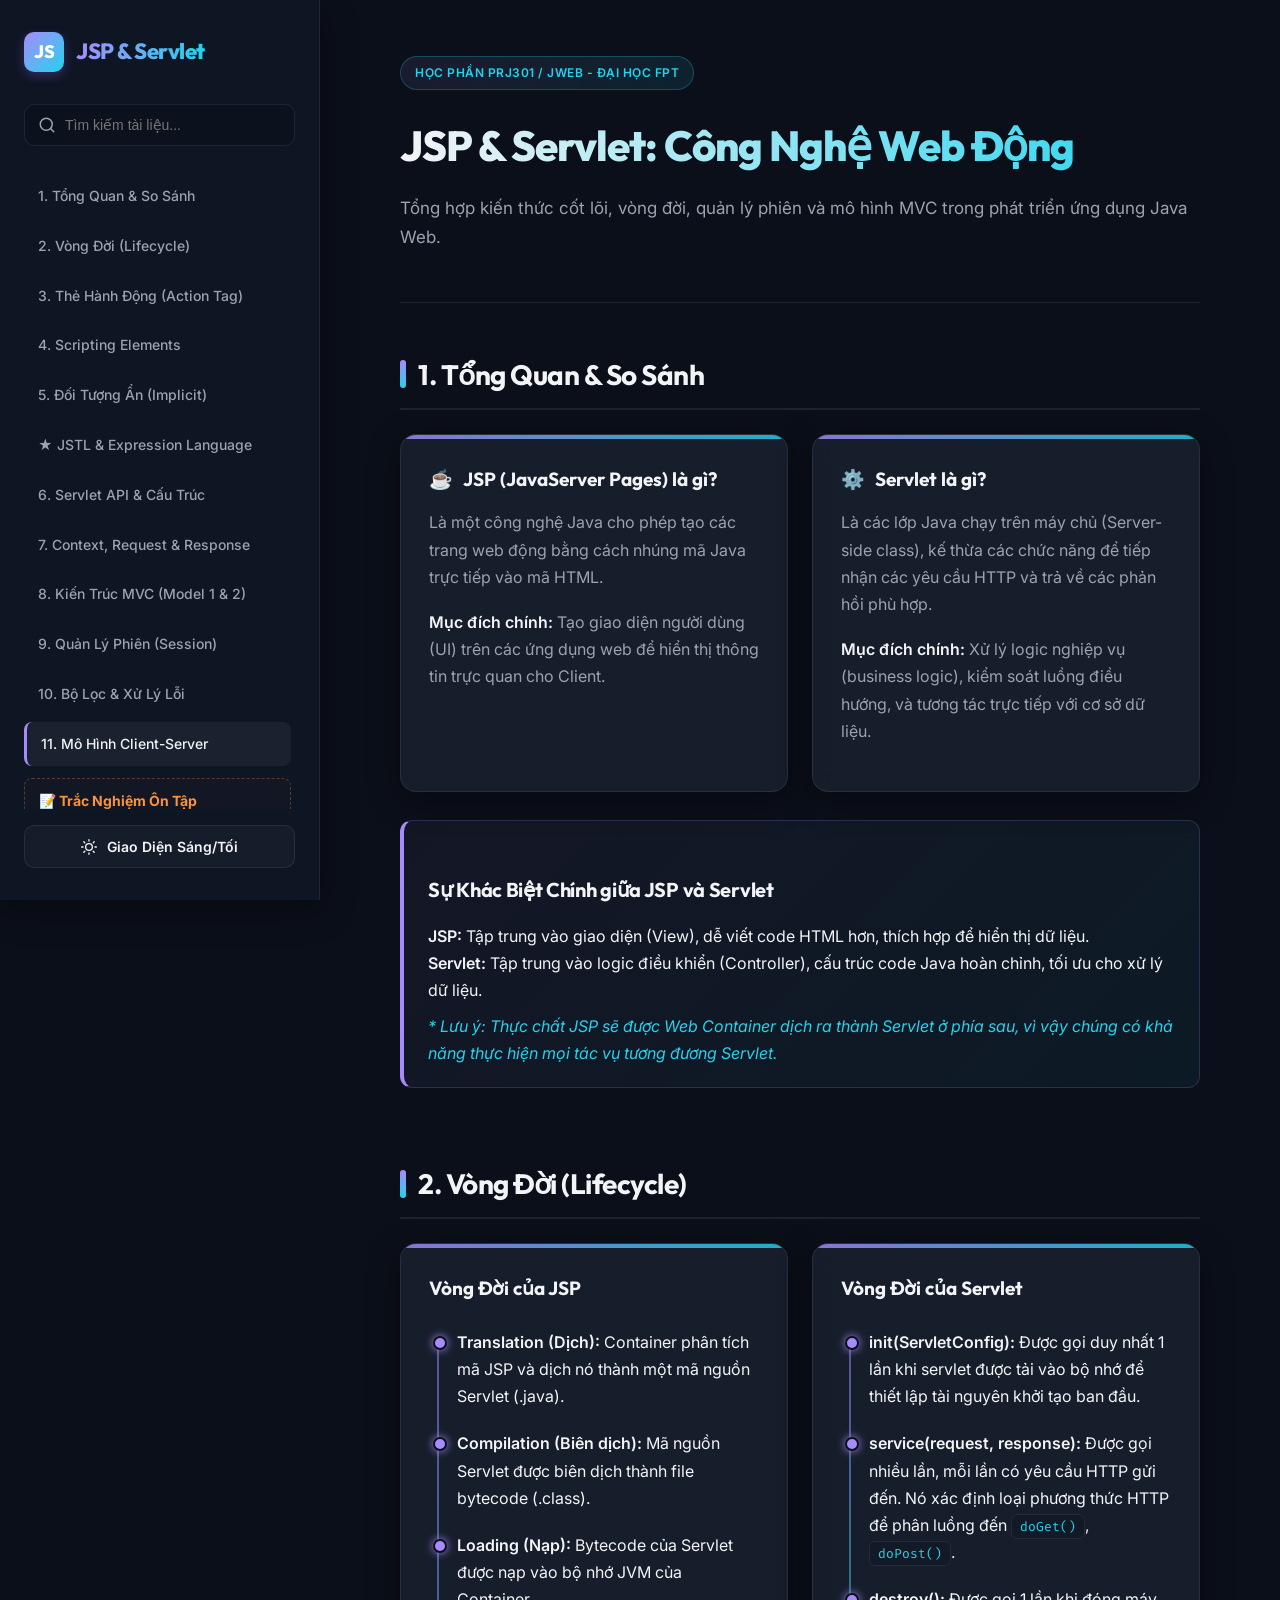
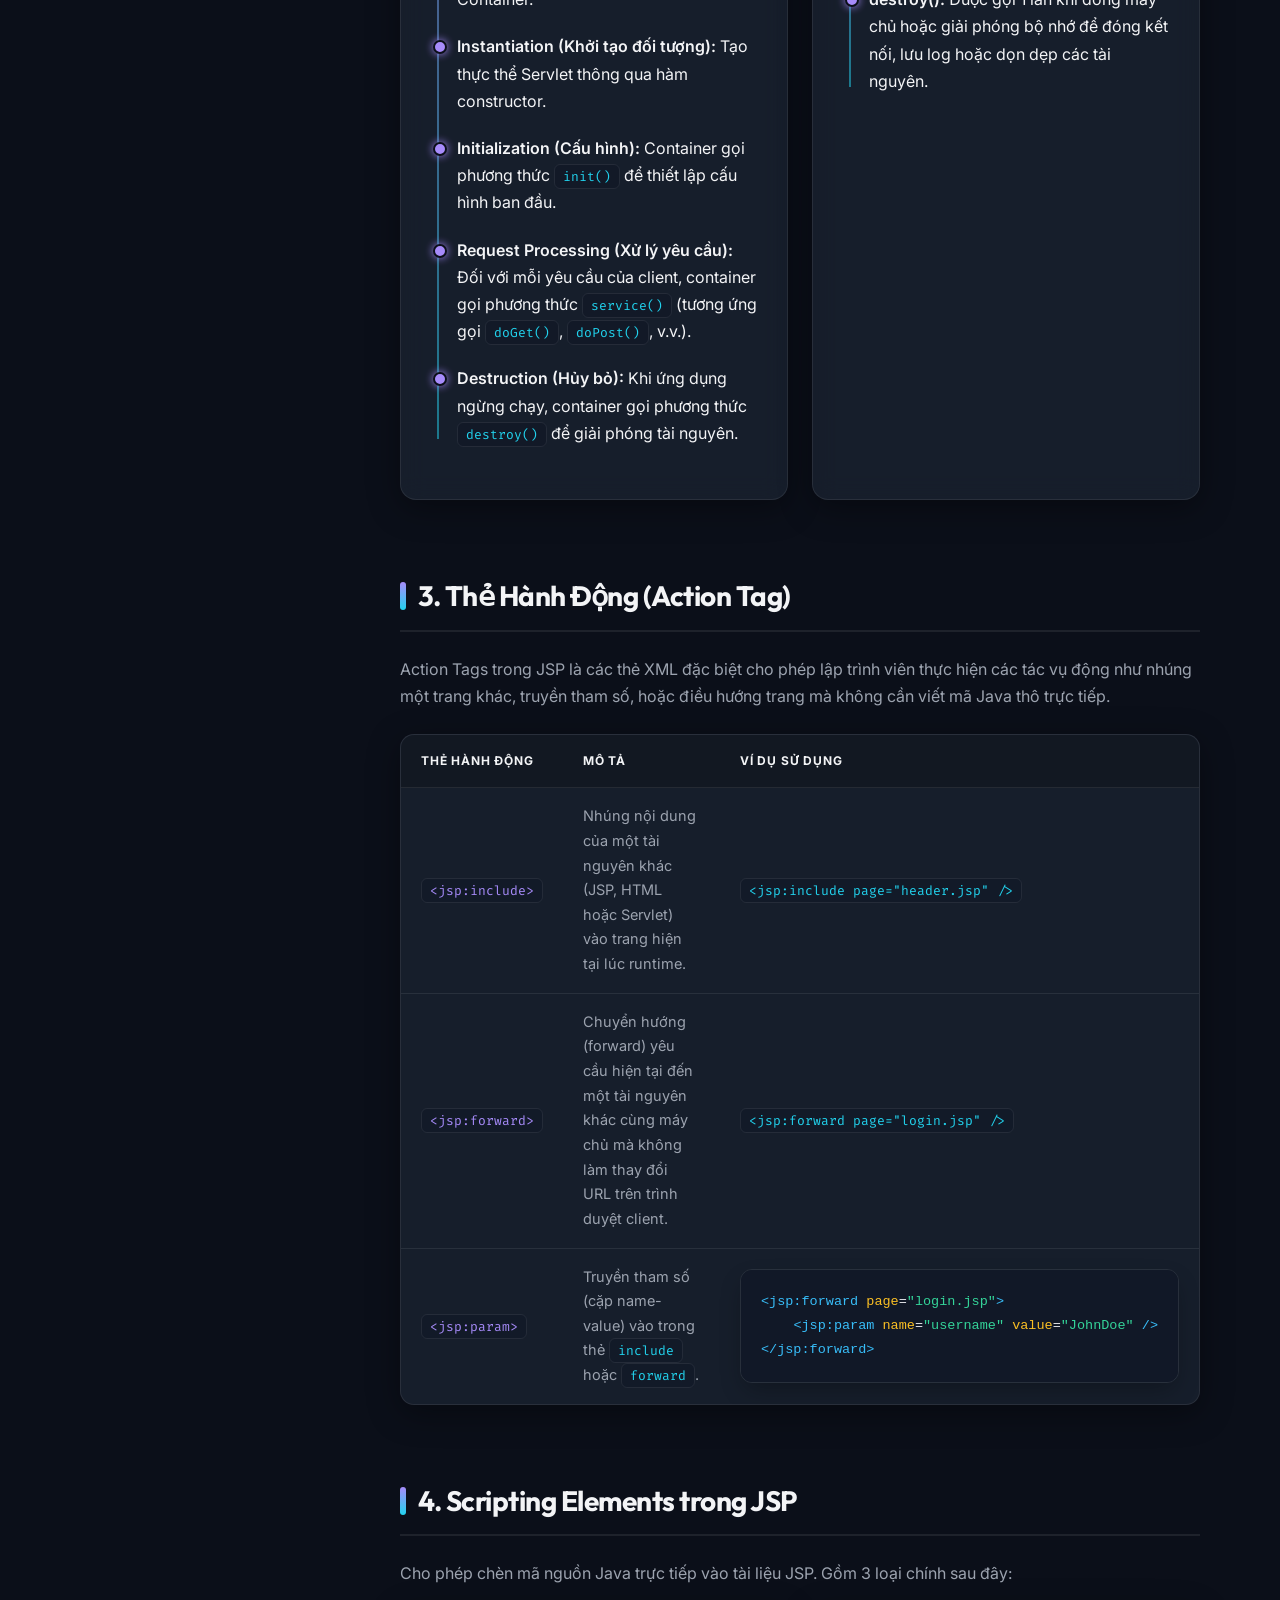
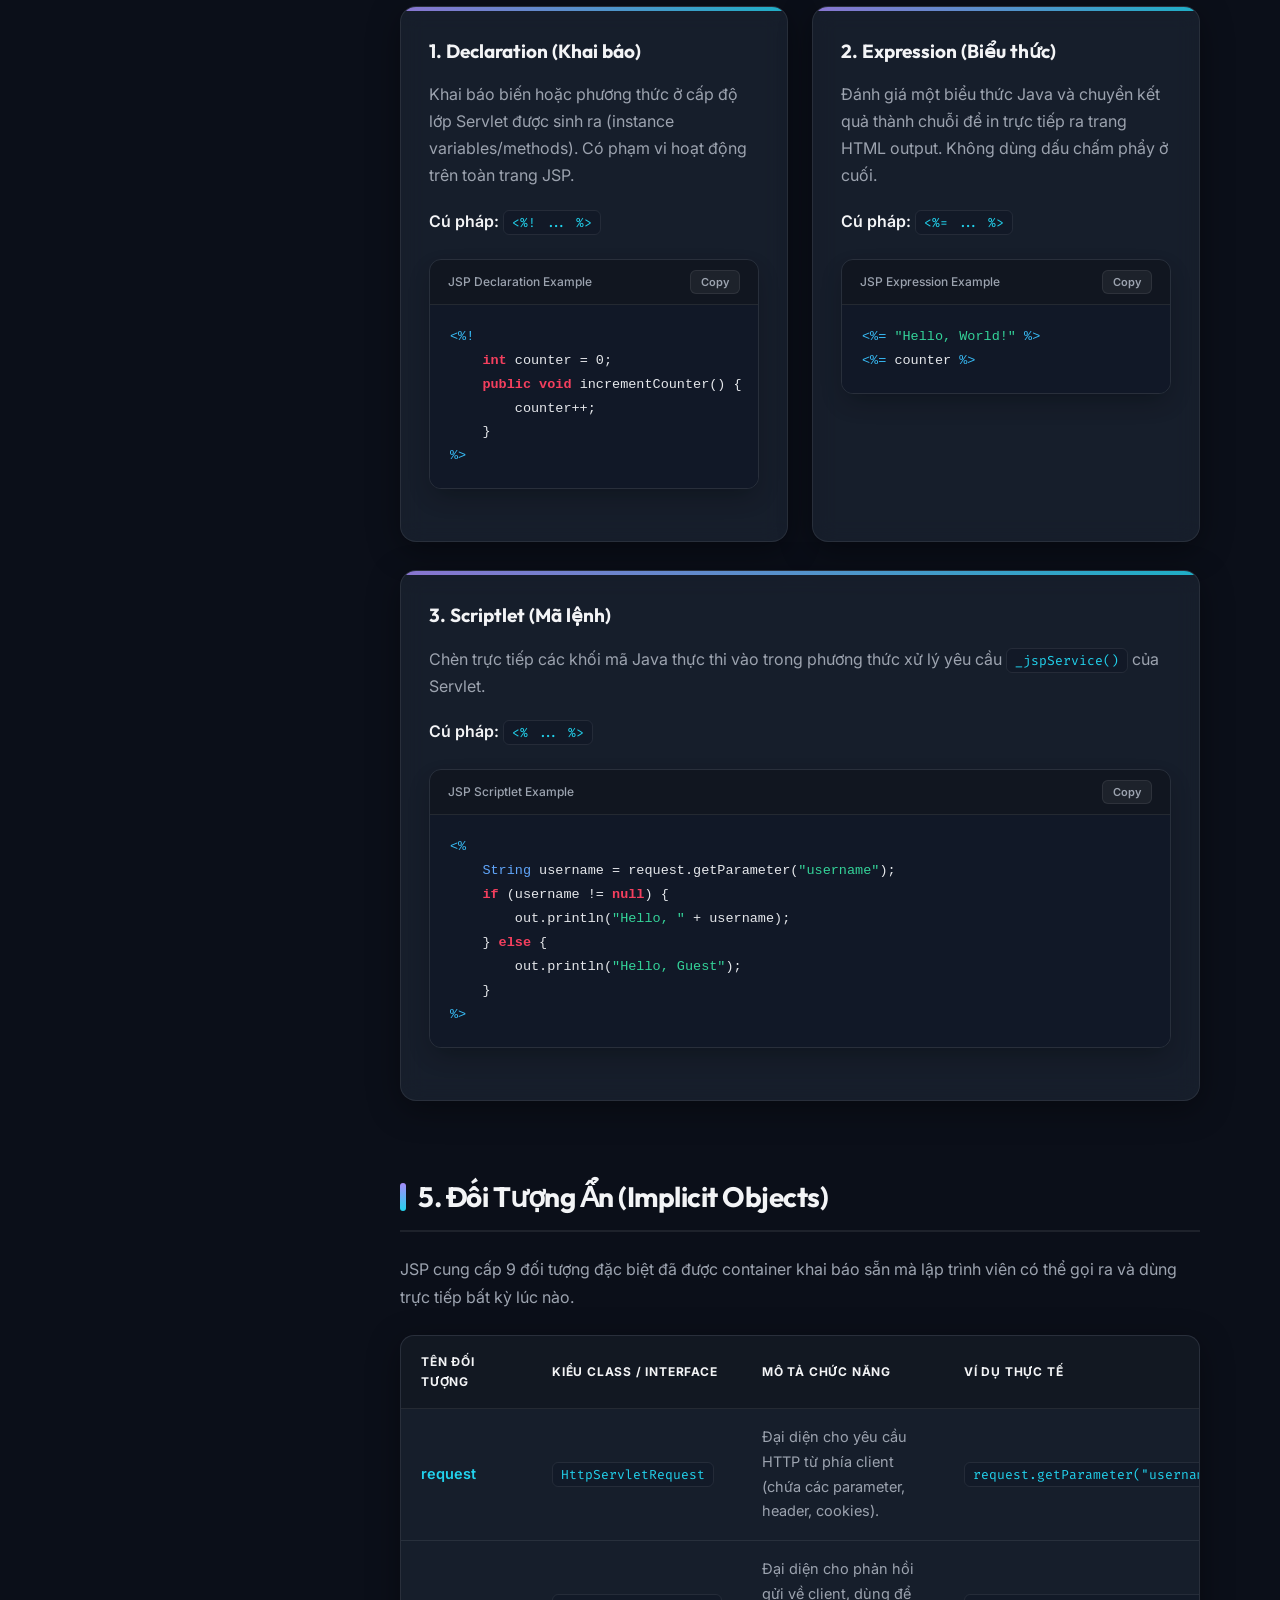
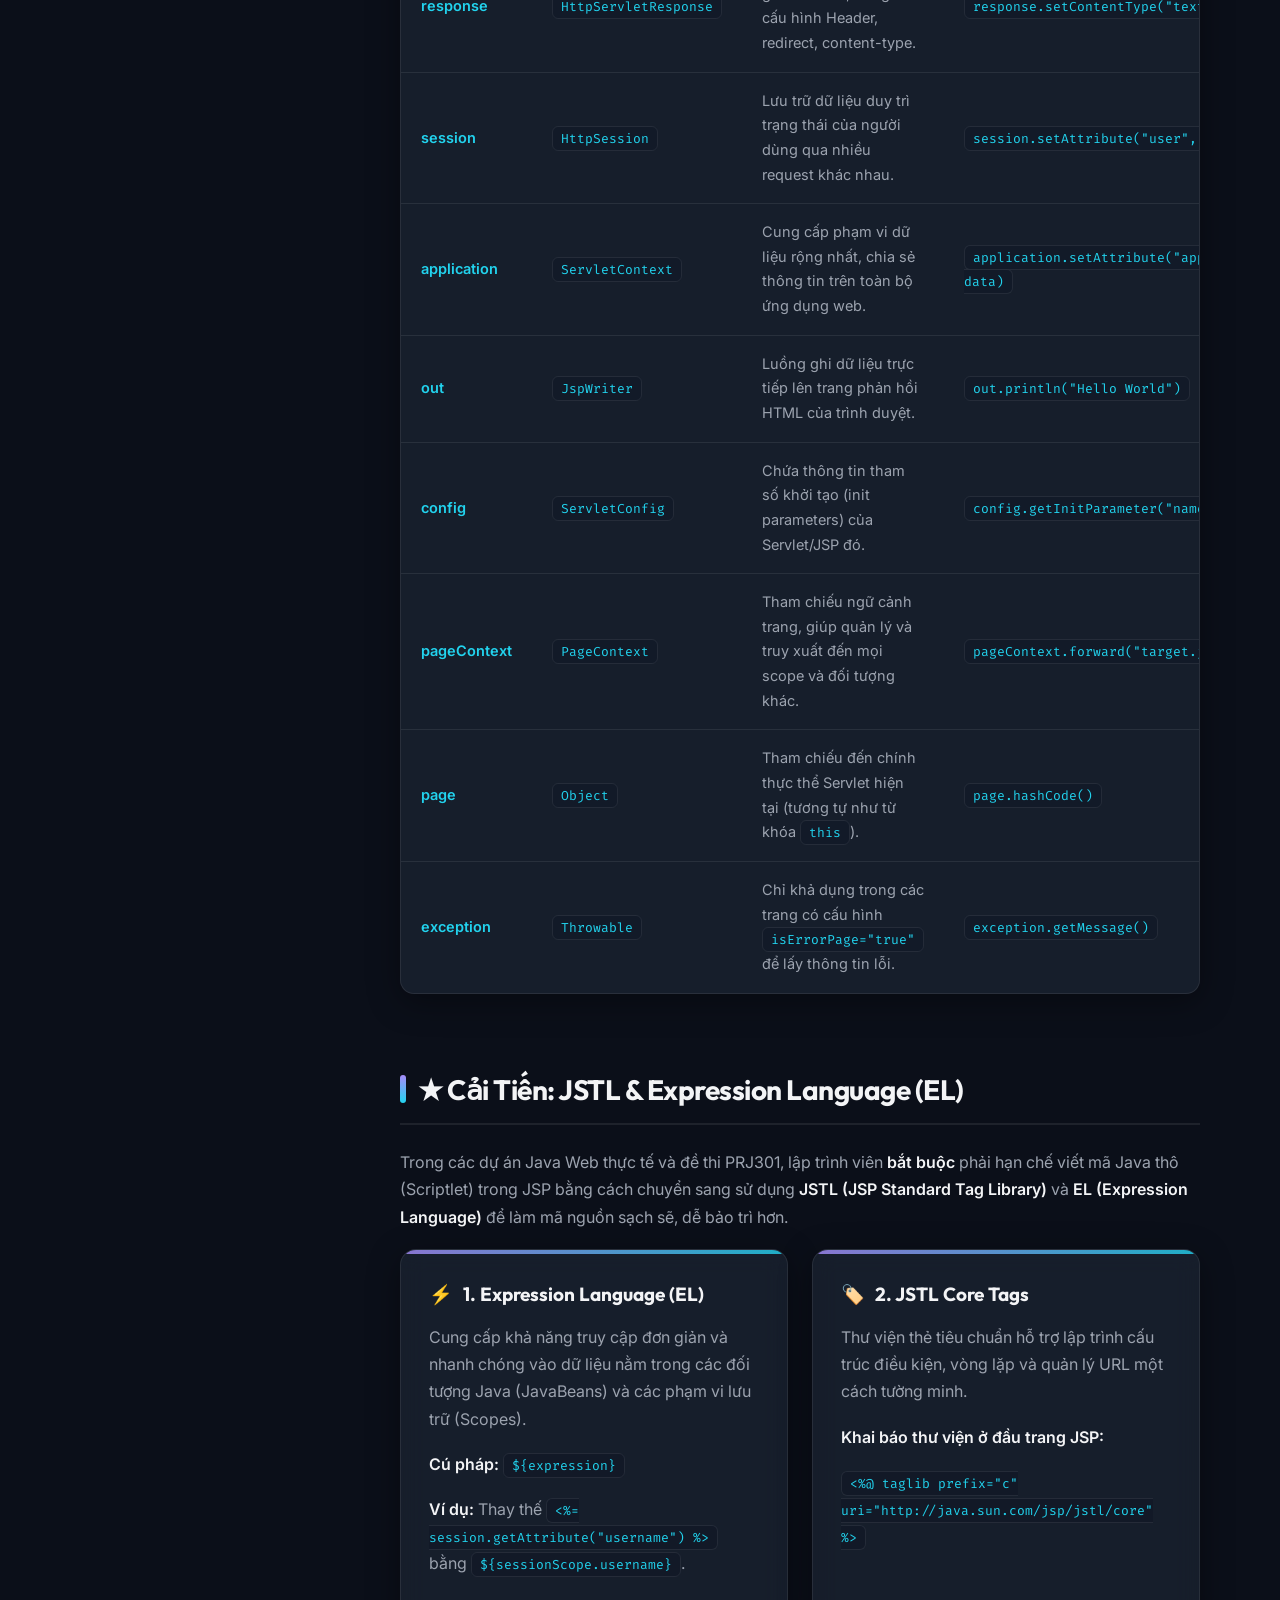
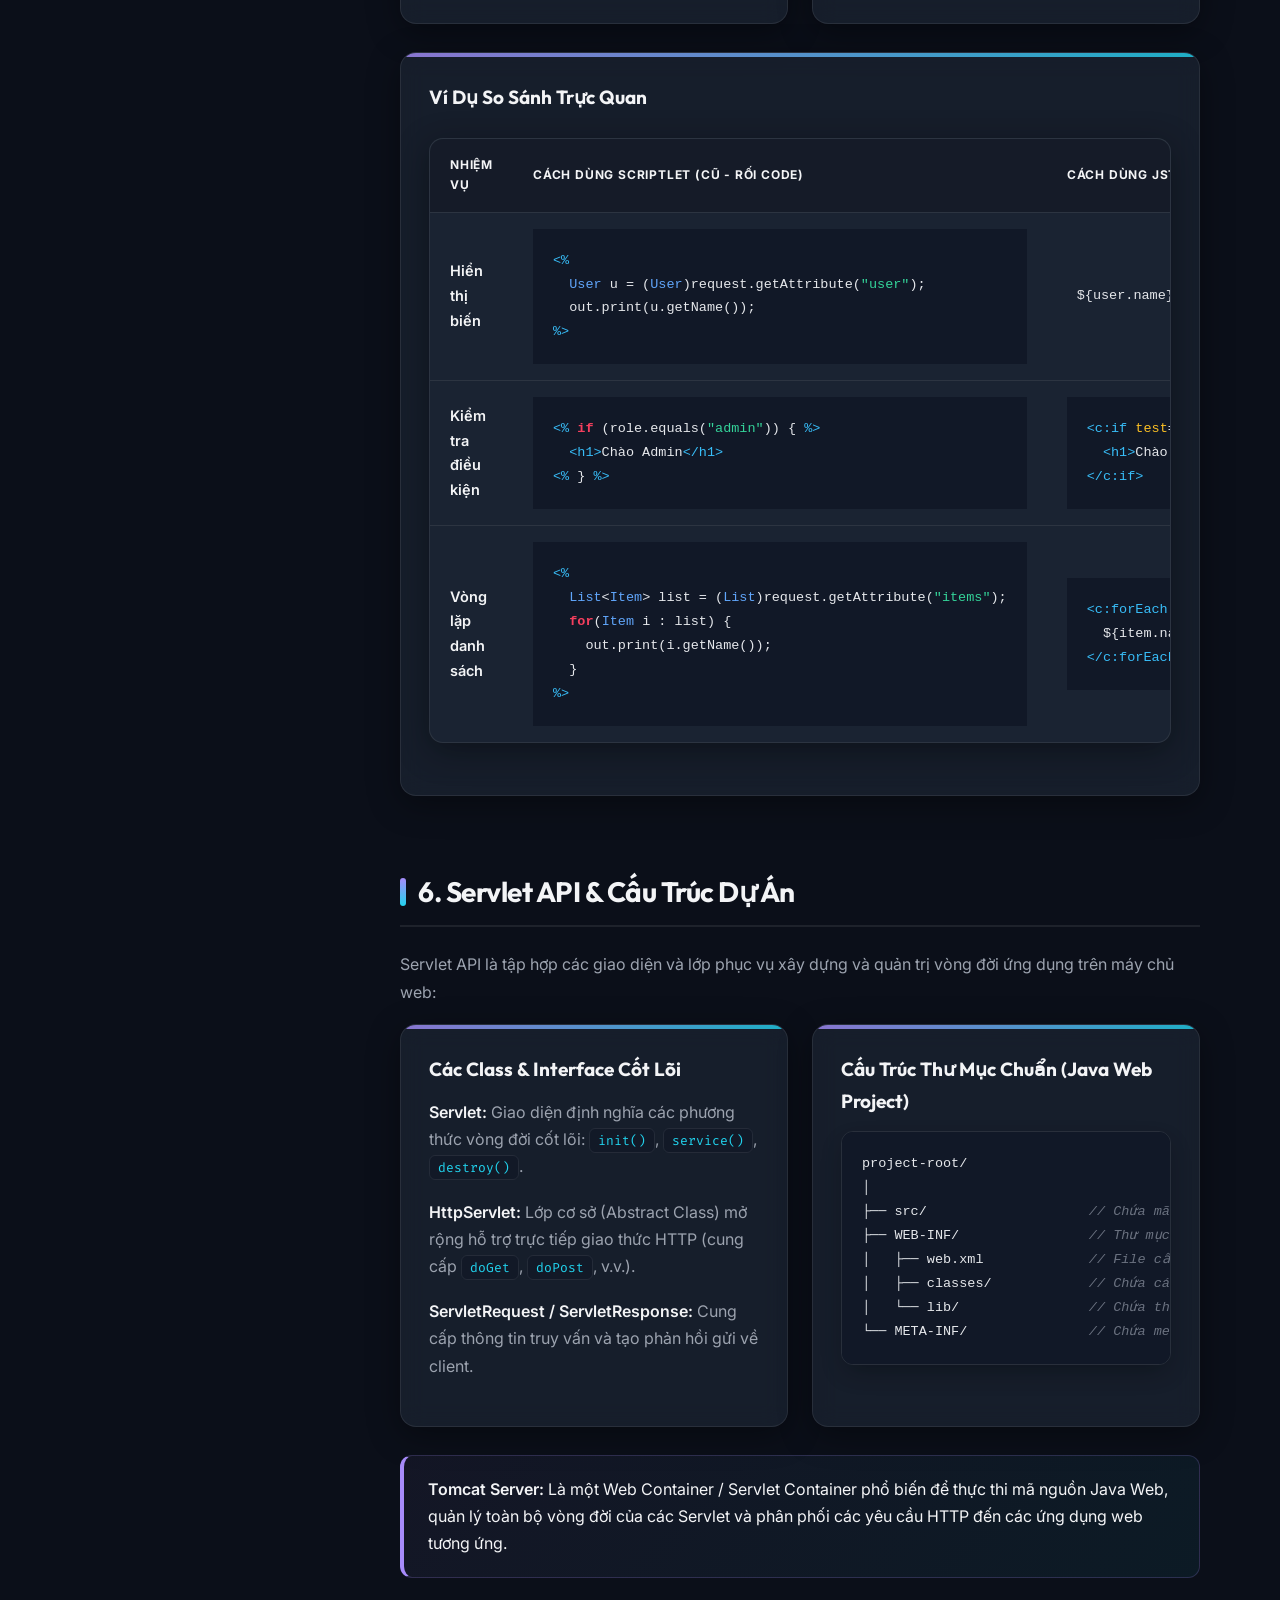
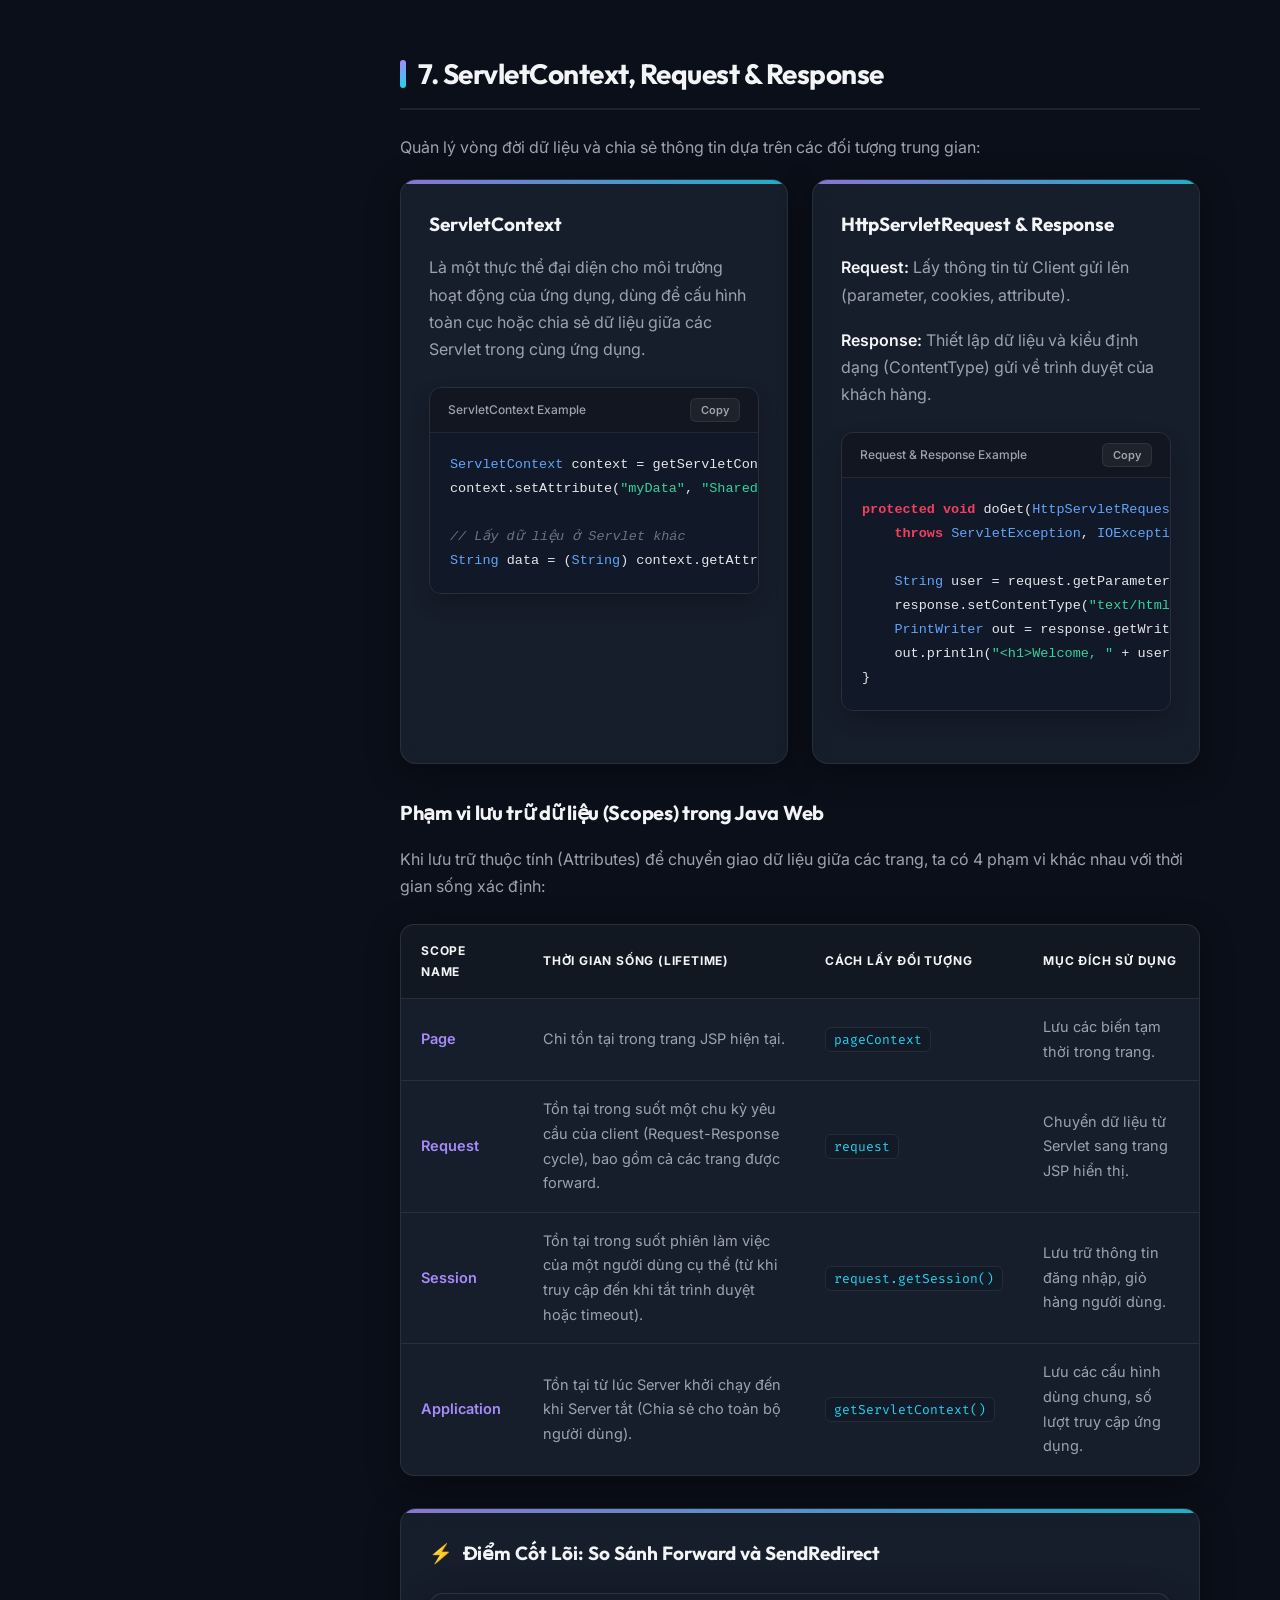
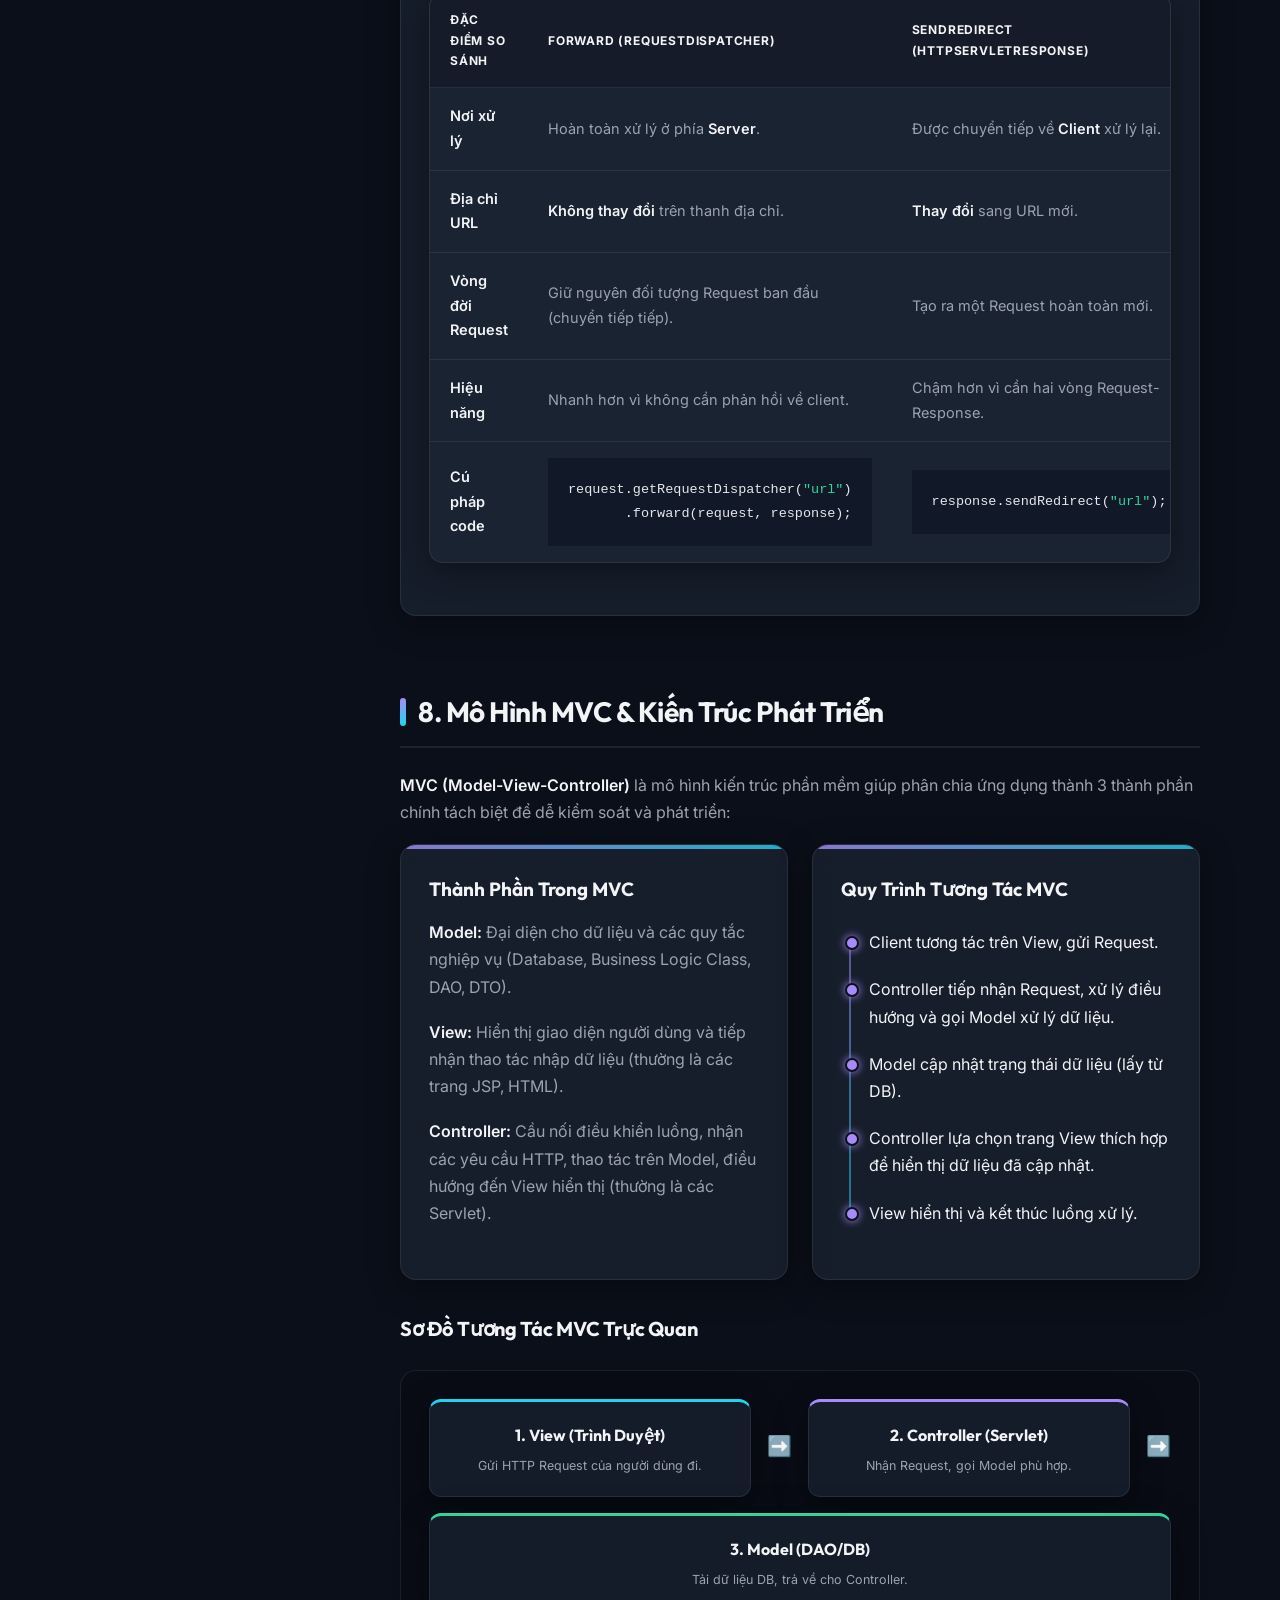
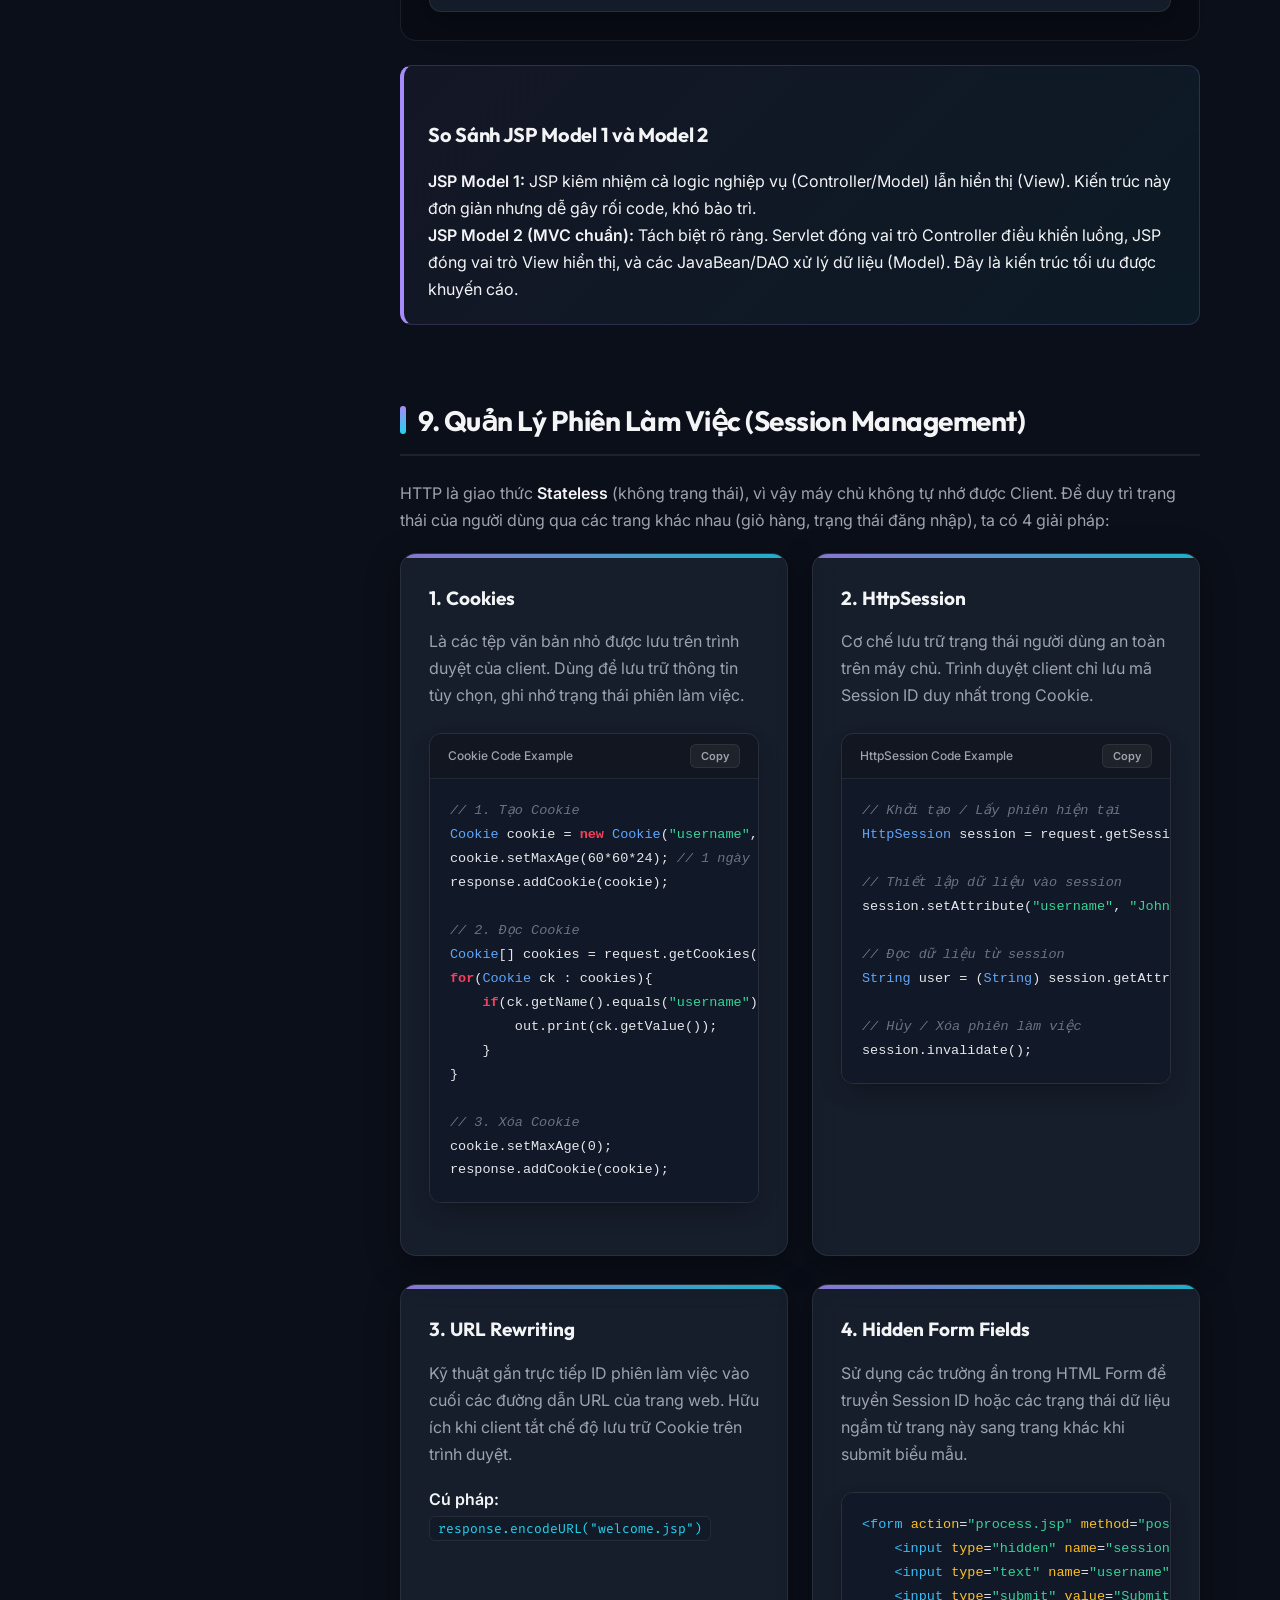
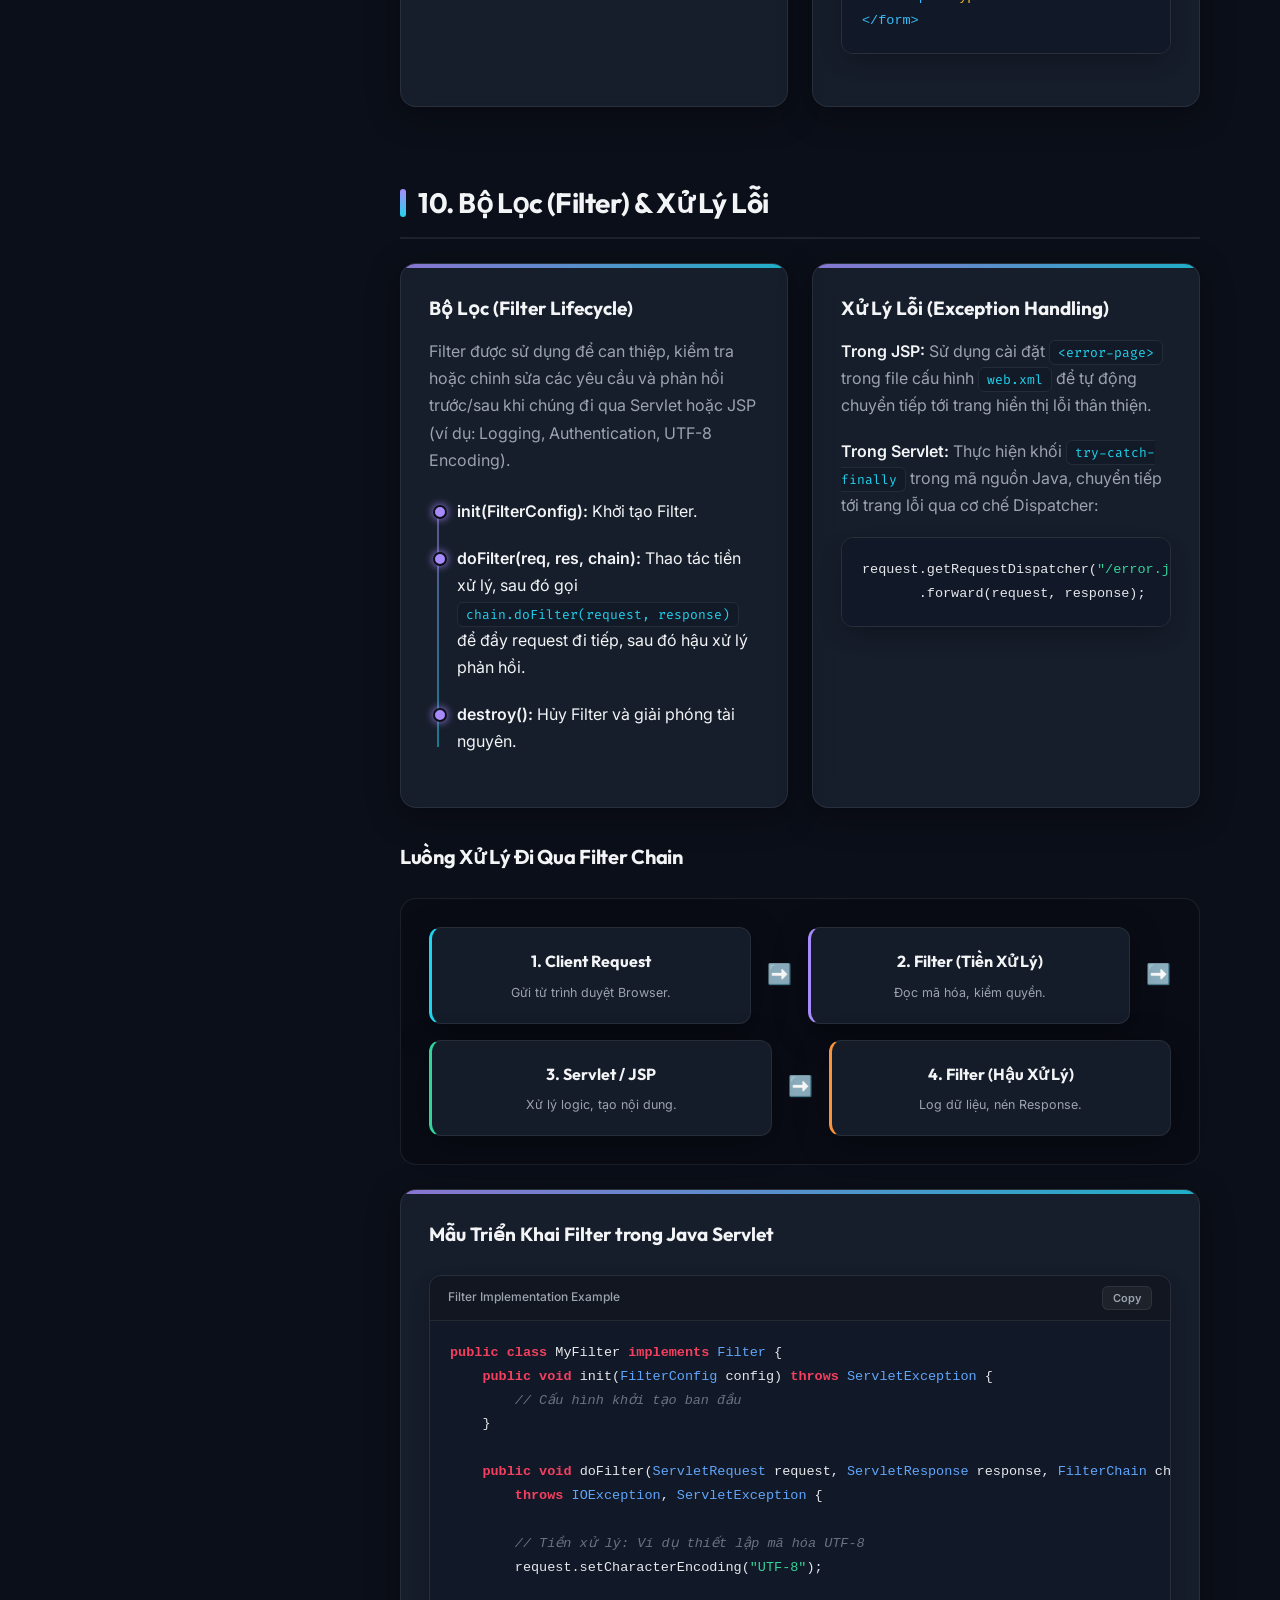
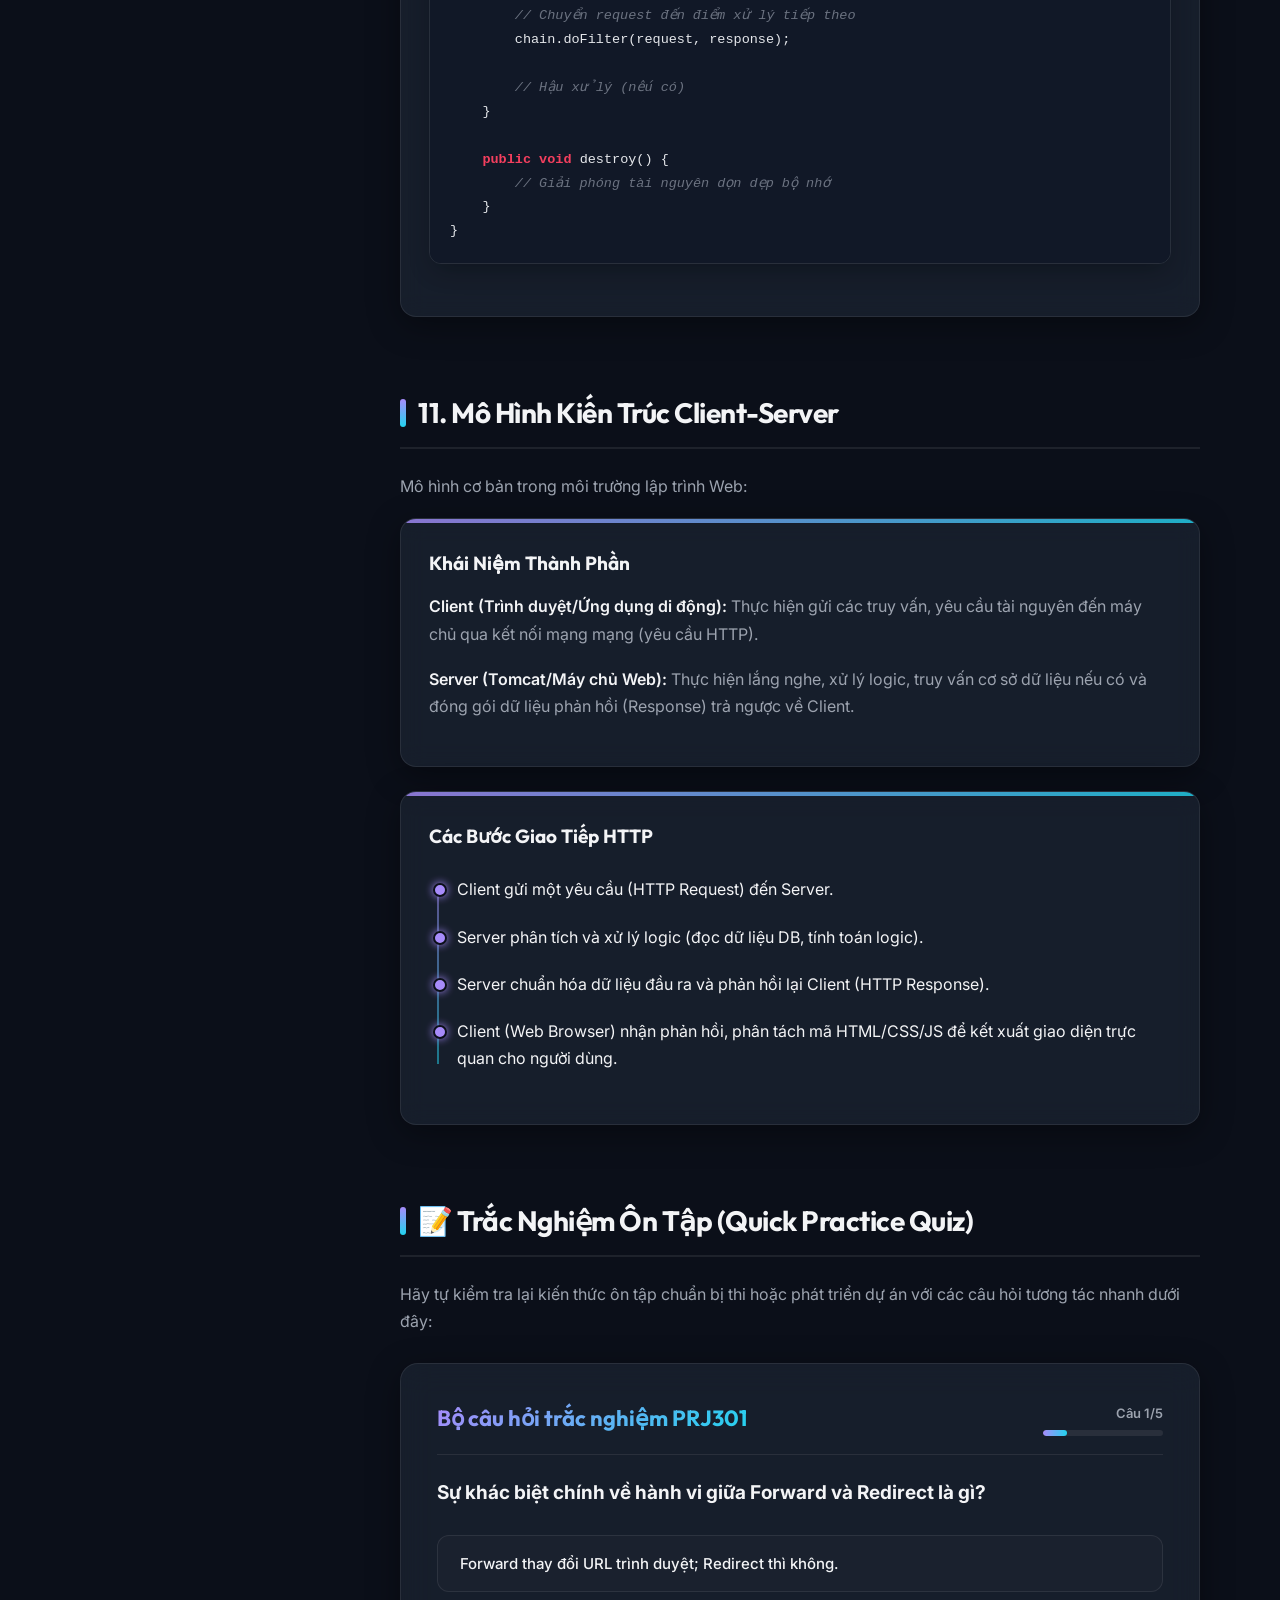
<file: ahe.html>
<!DOCTYPE html>
<html lang="vi">

<head>
    <meta charset="UTF-8">
    <meta name="viewport" content="width=device-width, initial-scale=1.0">
    <title>JSP & Servlet: Công Nghệ Web Động - Wiki Học Tập</title>
    <!-- Google Fonts -->
    <link rel="preconnect" href="https://fonts.googleapis.com">
    <link rel="preconnect" href="https://fonts.gstatic.com" crossorigin>
    <link
        href="https://fonts.googleapis.com/css2?family=Fira+Code:wght@400;500&family=Inter:wght@300;400;500;600;700&family=Outfit:wght@400;500;600;700;800&display=swap"
        rel="stylesheet">

    <style>
        :root {
            /* Dark theme colors (default) */
            --bg-primary: #0b0f19;
            --bg-secondary: rgba(17, 24, 39, 0.75);
            --bg-card: rgba(31, 41, 55, 0.6);
            --border-color: rgba(255, 255, 255, 0.08);
            --text-primary: #f3f4f6;
            --text-secondary: #9ca3af;
            --accent-purple: #a78bfa;
            --accent-cyan: #22d3ee;
            --accent-green: #34d399;
            --accent-orange: #fb923c;
            --accent-red: #f87171;
            --code-bg: #111827;
            --sidebar-width: 320px;
            --header-height: 70px;
            --transition-speed: 0.3s;
            --glass-shadow: 0 8px 32px 0 rgba(0, 0, 0, 0.37);
        }

        [data-theme="light"] {
            /* Light theme colors */
            --bg-primary: #f8fafc;
            --bg-secondary: rgba(241, 245, 249, 0.8);
            --bg-card: rgba(255, 255, 255, 0.7);
            --border-color: rgba(15, 23, 42, 0.08);
            --text-primary: #0f172a;
            --text-secondary: #475569;
            --accent-purple: #6366f1;
            --accent-cyan: #0284c7;
            --accent-green: #059669;
            --accent-orange: #d97706;
            --accent-red: #dc2626;
            --code-bg: #f1f5f9;
            --glass-shadow: 0 8px 32px 0 rgba(15, 23, 42, 0.08);
        }

        * {
            box-sizing: border-box;
            margin: 0;
            padding: 0;
            transition: background-color var(--transition-speed), border-color var(--transition-speed), transform 0.2s ease, box-shadow 0.2s ease;
        }

        /* Custom Scrollbar */
        ::-webkit-scrollbar {
            width: 8px;
            height: 8px;
        }

        ::-webkit-scrollbar-track {
            background: var(--bg-primary);
        }

        ::-webkit-scrollbar-thumb {
            background: var(--border-color);
            border-radius: 99px;
        }

        ::-webkit-scrollbar-thumb:hover {
            background: var(--accent-purple);
        }

        body {
            font-family: 'Inter', sans-serif;
            background-color: var(--bg-primary);
            color: var(--text-primary);
            line-height: 1.7;
            min-height: 100vh;
            overflow-x: hidden;
        }

        /* Sidebar Styling with Glassmorphism */
        aside {
            width: var(--sidebar-width);
            background-color: var(--bg-secondary);
            backdrop-filter: blur(16px);
            -webkit-backdrop-filter: blur(16px);
            border-right: 1px solid var(--border-color);
            position: fixed;
            top: 0;
            bottom: 0;
            left: 0;
            z-index: 100;
            display: flex;
            flex-direction: column;
            padding: 32px 24px;
            box-shadow: var(--glass-shadow);
        }

        .logo-area {
            display: flex;
            align-items: center;
            gap: 12px;
            margin-bottom: 32px;
        }

        .logo-icon {
            width: 40px;
            height: 40px;
            background: linear-gradient(135deg, var(--accent-purple), var(--accent-cyan));
            border-radius: 10px;
            display: flex;
            align-items: center;
            justify-content: center;
            color: white;
            font-weight: 800;
            font-size: 18px;
            font-family: 'Outfit', sans-serif;
            box-shadow: 0 4px 12px rgba(139, 92, 246, 0.3);
        }

        .logo-text {
            font-family: 'Outfit', sans-serif;
            font-size: 22px;
            font-weight: 800;
            background: linear-gradient(to right, var(--accent-purple), var(--accent-cyan));
            -webkit-background-clip: text;
            -webkit-text-fill-color: transparent;
            letter-spacing: -0.5px;
        }

        .search-container {
            position: relative;
            margin-bottom: 28px;
        }

        .search-input {
            width: 100%;
            padding: 12px 16px 12px 40px;
            background-color: rgba(0, 0, 0, 0.15);
            border: 1px solid var(--border-color);
            border-radius: 10px;
            color: var(--text-primary);
            font-size: 14px;
            outline: none;
        }

        [data-theme="light"] .search-input {
            background-color: rgba(255, 255, 255, 0.8);
        }

        .search-input:focus {
            border-color: var(--accent-cyan);
            box-shadow: 0 0 0 3px rgba(6, 182, 212, 0.15);
        }

        .search-icon {
            position: absolute;
            left: 14px;
            top: 50%;
            transform: translateY(-50%);
            color: var(--text-secondary);
            pointer-events: none;
            width: 18px;
            height: 18px;
        }

        .nav-list {
            list-style: none;
            overflow-y: auto;
            flex-grow: 1;
            padding-right: 4px;
        }

        .nav-list::-webkit-scrollbar {
            width: 4px;
        }

        .nav-item {
            margin-bottom: 6px;
        }

        .nav-link {
            display: flex;
            align-items: center;
            padding: 10px 14px;
            color: var(--text-secondary);
            text-decoration: none;
            font-size: 14px;
            font-weight: 500;
            border-radius: 8px;
            white-space: nowrap;
            overflow: hidden;
            text-overflow: ellipsis;
        }

        .nav-link:hover,
        .nav-link.active {
            color: var(--text-primary);
            background-color: rgba(255, 255, 255, 0.05);
            border-left: 3px solid var(--accent-purple);
        }

        [data-theme="light"] .nav-link:hover,
        [data-theme="light"] .nav-link.active {
            background-color: rgba(0, 0, 0, 0.03);
        }

        .theme-toggle-btn {
            display: flex;
            align-items: center;
            justify-content: center;
            gap: 10px;
            padding: 12px;
            background-color: rgba(255, 255, 255, 0.03);
            border: 1px solid var(--border-color);
            border-radius: 10px;
            color: var(--text-primary);
            cursor: pointer;
            font-size: 14px;
            font-weight: 600;
            margin-top: 16px;
            font-family: inherit;
        }

        .theme-toggle-btn:hover {
            border-color: var(--accent-purple);
            background-color: rgba(255, 255, 255, 0.06);
        }

        /* Main Content Styling */
        main {
            margin-left: var(--sidebar-width);
            padding: 56px 80px;
            max-width: 1200px;
        }

        header {
            margin-bottom: 48px;
            border-bottom: 1px solid var(--border-color);
            padding-bottom: 32px;
        }

        .meta-tag {
            display: inline-block;
            padding: 6px 14px;
            background: linear-gradient(135deg, rgba(167, 139, 250, 0.1), rgba(34, 211, 238, 0.1));
            border: 1px solid rgba(34, 211, 238, 0.25);
            border-radius: 99px;
            color: var(--accent-cyan);
            font-size: 12px;
            font-weight: 600;
            margin-bottom: 20px;
            letter-spacing: 0.5px;
            text-transform: uppercase;
        }

        h1 {
            font-family: 'Outfit', sans-serif;
            font-size: 42px;
            font-weight: 800;
            margin-bottom: 12px;
            letter-spacing: -1px;
            background: linear-gradient(to right, var(--text-primary), var(--accent-cyan));
            -webkit-background-clip: text;
            -webkit-text-fill-color: transparent;
        }

        .doc-desc {
            color: var(--text-secondary);
            font-size: 17px;
            font-weight: 400;
        }

        section {
            margin-bottom: 72px;
            scroll-margin-top: 40px;
        }

        h2 {
            font-family: 'Outfit', sans-serif;
            font-size: 28px;
            font-weight: 700;
            margin-bottom: 24px;
            padding-bottom: 10px;
            border-bottom: 2px solid var(--border-color);
            display: flex;
            align-items: center;
            gap: 12px;
            letter-spacing: -0.5px;
        }

        h2::before {
            content: '';
            display: inline-block;
            width: 6px;
            height: 28px;
            background: linear-gradient(to bottom, var(--accent-purple), var(--accent-cyan));
            border-radius: 99px;
        }

        h3 {
            font-family: 'Outfit', sans-serif;
            font-size: 20px;
            font-weight: 700;
            margin: 32px 0 16px 0;
            color: var(--text-primary);
            letter-spacing: -0.3px;
        }

        p {
            margin-bottom: 18px;
            color: var(--text-secondary);
            font-size: 16px;
        }

        strong {
            color: var(--text-primary);
            font-weight: 600;
        }

        /* Card components */
        .card-grid {
            display: grid;
            grid-template-columns: repeat(auto-fit, minmax(min(100%, 300px), 1fr));
            gap: 24px;
            margin-bottom: 28px;
        }

        .card {
            background-color: var(--bg-card);
            backdrop-filter: blur(12px);
            -webkit-backdrop-filter: blur(12px);
            border: 1px solid var(--border-color);
            border-radius: 16px;
            padding: 28px;
            box-shadow: var(--glass-shadow);
            position: relative;
            overflow: hidden;
        }

        .card:hover {
            transform: translateY(-4px);
            border-color: rgba(167, 139, 250, 0.4);
            box-shadow: 0 12px 30px -10px rgba(139, 92, 246, 0.25);
        }

        .card::before {
            content: '';
            position: absolute;
            top: 0;
            left: 0;
            width: 100%;
            height: 4px;
            background: linear-gradient(to right, var(--accent-purple), var(--accent-cyan));
            opacity: 0.8;
        }

        .card-title {
            font-family: 'Outfit', sans-serif;
            font-size: 19px;
            font-weight: 700;
            margin-bottom: 14px;
            color: var(--text-primary);
            display: flex;
            align-items: center;
            gap: 10px;
        }

        /* Table Design */
        .table-container {
            width: 100%;
            overflow-x: auto;
            border: 1px solid var(--border-color);
            border-radius: 14px;
            margin: 24px 0;
            background-color: var(--bg-card);
            box-shadow: var(--glass-shadow);
        }

        table {
            width: 100%;
            border-collapse: collapse;
            text-align: left;
            font-size: 14.5px;
        }

        th {
            background-color: rgba(0, 0, 0, 0.2);
            color: var(--text-primary);
            font-weight: 700;
            padding: 16px 20px;
            border-bottom: 1px solid var(--border-color);
            text-transform: uppercase;
            font-size: 12px;
            letter-spacing: 0.8px;
        }

        [data-theme="light"] th {
            background-color: rgba(0, 0, 0, 0.03);
        }

        td {
            padding: 16px 20px;
            border-bottom: 1px solid var(--border-color);
            color: var(--text-secondary);
            vertical-align: middle;
        }

        tr:last-child td {
            border-bottom: none;
        }

        tr:hover td {
            background-color: rgba(255, 255, 255, 0.015);
        }

        [data-theme="light"] tr:hover td {
            background-color: rgba(0, 0, 0, 0.005);
        }

        /* Code Blocks styling */
        .code-block-wrapper {
            position: relative;
            margin: 24px 0;
            border-radius: 12px;
            overflow: hidden;
            border: 1px solid var(--border-color);
            box-shadow: 0 10px 25px -5px rgba(0, 0, 0, 0.3);
        }

        .code-header {
            display: flex;
            justify-content: space-between;
            align-items: center;
            padding: 10px 18px;
            background-color: rgba(0, 0, 0, 0.25);
            border-bottom: 1px solid var(--border-color);
            font-size: 12px;
            color: var(--text-secondary);
            font-weight: 500;
        }

        [data-theme="light"] .code-header {
            background-color: rgba(0, 0, 0, 0.05);
        }

        .copy-btn {
            background-color: rgba(255, 255, 255, 0.05);
            border: 1px solid var(--border-color);
            color: var(--text-secondary);
            padding: 4px 10px;
            border-radius: 6px;
            cursor: pointer;
            font-family: inherit;
            font-size: 11px;
            font-weight: 600;
        }

        .copy-btn:hover {
            color: var(--text-primary);
            background-color: rgba(255, 255, 255, 0.1);
            border-color: var(--accent-cyan);
        }

        pre {
            background-color: var(--code-bg);
            padding: 20px;
            overflow-x: auto;
            font-family: 'Fira Code', 'Courier New', Courier, monospace;
            font-size: 13.5px;
        }

        code {
            color: #e5e7eb;
        }

        /* Inline highlighting tags */
        .keyword {
            color: #f43f5e;
            font-weight: 600;
        }

        .string {
            color: #34d399;
        }

        .comment {
            color: #6b7280;
            font-style: italic;
        }

        .type {
            color: #60a5fa;
        }

        .tag {
            color: #38bdf8;
        }

        .attr {
            color: #fbbf24;
        }

        code.inline {
            background-color: var(--bg-secondary);
            padding: 3px 8px;
            border-radius: 6px;
            font-family: 'Fira Code', monospace;
            font-size: 13px;
            color: var(--accent-cyan);
            border: 1px solid var(--border-color);
        }

        /* Timeline / Lifecycles */
        .lifecycle-list {
            list-style: none;
            position: relative;
            padding-left: 28px;
            margin: 24px 0;
        }

        .lifecycle-list::before {
            content: '';
            position: absolute;
            left: 8px;
            top: 8px;
            bottom: 8px;
            width: 2px;
            background: linear-gradient(to bottom, var(--accent-purple), var(--accent-cyan));
            opacity: 0.5;
        }

        .lifecycle-step {
            position: relative;
            margin-bottom: 20px;
        }

        .lifecycle-step::before {
            content: '';
            position: absolute;
            left: -24px;
            top: 7px;
            width: 10px;
            height: 10px;
            border-radius: 50%;
            background-color: var(--accent-purple);
            border: 2px solid var(--bg-primary);
            box-shadow: 0 0 8px var(--accent-purple);
        }

        .lifecycle-step:hover::before {
            background-color: var(--accent-cyan);
            transform: scale(1.3);
            box-shadow: 0 0 10px var(--accent-cyan);
        }

        .highlight-box {
            background: linear-gradient(135deg, rgba(167, 139, 250, 0.06) 0%, rgba(34, 211, 238, 0.06) 100%);
            border: 1px solid rgba(167, 139, 250, 0.2);
            border-left: 4px solid var(--accent-purple);
            border-radius: 12px;
            padding: 20px 24px;
            margin: 24px 0;
        }

        .highlight-box p {
            margin-bottom: 0;
            color: var(--text-primary);
        }

        /* Visual Flowcharts */
        .visual-flow {
            display: flex;
            align-items: center;
            justify-content: space-between;
            background-color: rgba(0, 0, 0, 0.15);
            padding: 28px;
            border-radius: 16px;
            border: 1px solid var(--border-color);
            margin: 24px 0;
            gap: 16px;
            flex-wrap: wrap;
        }

        [data-theme="light"] .visual-flow {
            background-color: rgba(0, 0, 0, 0.02);
        }

        .flow-node {
            flex: 1;
            min-width: 220px;
            background-color: var(--bg-card);
            border: 1px solid var(--border-color);
            border-radius: 12px;
            padding: 20px;
            text-align: center;
            box-shadow: var(--glass-shadow);
            position: relative;
        }

        .flow-node-title {
            font-family: 'Outfit', sans-serif;
            font-size: 16px;
            font-weight: 700;
            margin-bottom: 6px;
            color: var(--text-primary);
        }

        .flow-arrow {
            font-size: 20px;
            color: var(--accent-purple);
            display: flex;
            align-items: center;
            justify-content: center;
            font-family: monospace;
            animation: pulse 2s infinite;
        }

        @keyframes pulse {

            0%,
            100% {
                opacity: 0.6;
                transform: scale(1);
            }

            50% {
                opacity: 1;
                transform: scale(1.1);
            }
        }

        /* Interactive Quiz Styles */
        .quiz-container {
            background-color: var(--bg-card);
            backdrop-filter: blur(16px);
            -webkit-backdrop-filter: blur(16px);
            border: 1px solid var(--border-color);
            border-radius: 18px;
            padding: 36px;
            margin-top: 28px;
            box-shadow: var(--glass-shadow);
        }

        .quiz-header {
            display: flex;
            justify-content: space-between;
            align-items: center;
            margin-bottom: 24px;
            border-bottom: 1px solid var(--border-color);
            padding-bottom: 16px;
        }

        .quiz-title {
            font-family: 'Outfit', sans-serif;
            font-size: 22px;
            font-weight: 700;
            background: linear-gradient(135deg, var(--accent-purple), var(--accent-cyan));
            -webkit-background-clip: text;
            -webkit-text-fill-color: transparent;
        }

        .quiz-progress-container {
            display: flex;
            flex-direction: column;
            align-items: flex-end;
            gap: 6px;
        }

        .quiz-progress-text {
            font-size: 13px;
            color: var(--text-secondary);
            font-weight: 600;
        }

        .quiz-progress-bar {
            width: 120px;
            height: 6px;
            background-color: rgba(255, 255, 255, 0.08);
            border-radius: 99px;
            overflow: hidden;
        }

        [data-theme="light"] .quiz-progress-bar {
            background-color: rgba(0, 0, 0, 0.08);
        }

        .quiz-progress-fill {
            height: 100%;
            width: 20%;
            background: linear-gradient(to right, var(--accent-purple), var(--accent-cyan));
            border-radius: 99px;
            transition: width 0.4s ease;
        }

        .quiz-question {
            font-size: 19px;
            font-weight: 700;
            margin-bottom: 28px;
            line-height: 1.5;
        }

        .quiz-options {
            display: grid;
            grid-template-columns: 1fr;
            gap: 14px;
            margin-bottom: 28px;
        }

        .quiz-option {
            background-color: rgba(255, 255, 255, 0.02);
            border: 1px solid var(--border-color);
            border-radius: 12px;
            padding: 18px 22px;
            text-align: left;
            cursor: pointer;
            font-family: inherit;
            font-size: 15px;
            font-weight: 500;
            color: var(--text-primary);
            outline: none;
        }

        [data-theme="light"] .quiz-option {
            background-color: rgba(0, 0, 0, 0.01);
        }

        .quiz-option:hover {
            border-color: var(--accent-purple);
            background-color: rgba(139, 92, 246, 0.06);
            transform: translateX(4px);
        }

        .quiz-option.correct {
            border-color: var(--accent-green) !important;
            background-color: rgba(52, 211, 153, 0.12) !important;
            color: var(--accent-green) !important;
            font-weight: 600;
            box-shadow: 0 0 12px rgba(52, 211, 153, 0.15);
        }

        .quiz-option.incorrect {
            border-color: var(--accent-red) !important;
            background-color: rgba(248, 113, 113, 0.12) !important;
            color: var(--accent-red) !important;
            box-shadow: 0 0 12px rgba(248, 113, 113, 0.15);
        }

        .quiz-feedback {
            margin-top: 20px;
            padding: 16px 20px;
            border-radius: 12px;
            background-color: rgba(255, 255, 255, 0.02);
            font-size: 14.5px;
            border-left: 4px solid var(--accent-cyan);
            line-height: 1.6;
            display: none;
            box-shadow: var(--glass-shadow);
        }

        [data-theme="light"] .quiz-feedback {
            background-color: rgba(0, 0, 0, 0.02);
        }

        .quiz-next-btn {
            background: linear-gradient(135deg, var(--accent-purple), var(--accent-cyan));
            color: white;
            border: none;
            padding: 14px 28px;
            font-family: inherit;
            font-size: 15px;
            font-weight: 700;
            border-radius: 10px;
            cursor: pointer;
            margin-top: 20px;
            float: right;
            box-shadow: 0 4px 12px rgba(139, 92, 246, 0.3);
        }

        .quiz-next-btn:hover {
            opacity: 0.95;
            transform: translateY(-1px);
            box-shadow: 0 6px 16px rgba(139, 92, 246, 0.4);
        }

        /* Mobile drawer controls */
        .mobile-header {
            display: none;
            height: var(--header-height);
            background-color: var(--bg-secondary);
            backdrop-filter: blur(16px);
            -webkit-backdrop-filter: blur(16px);
            border-bottom: 1px solid var(--border-color);
            position: fixed;
            top: 0;
            left: 0;
            right: 0;
            z-index: 101;
            padding: 0 24px;
            align-items: center;
            justify-content: space-between;
            box-shadow: var(--glass-shadow);
        }

        .menu-toggle-btn {
            background: none;
            border: 1px solid var(--border-color);
            color: var(--text-primary);
            padding: 10px;
            border-radius: 8px;
            cursor: pointer;
        }

        @media (max-width: 900px) {
            aside {
                transform: translateX(-100%);
                transition: transform 0.3s cubic-bezier(0.4, 0, 0.2, 1);
            }

            aside.open {
                transform: translateX(0);
            }

            .mobile-header {
                display: flex;
            }

            main {
                margin-left: 0;
                padding: calc(var(--header-height) + 32px) 24px 48px 24px;
            }
        }
    </style>
</head>

<body>

    <!-- Mobile Header -->
    <div class="mobile-header">
        <div class="logo-area" style="margin-bottom: 0;">
            <div class="logo-icon">JS</div>
            <div class="logo-text">JSP & Servlet</div>
        </div>
        <button class="menu-toggle-btn" id="menu-toggle" aria-label="Toggle Menu">
            <svg width="24" height="24" viewBox="0 0 24 24" fill="none" stroke="currentColor" stroke-width="2"
                stroke-linecap="round" stroke-linejoin="round">
                <line x1="3" y1="12" x2="21" y2="12"></line>
                <line x1="3" y1="6" x2="21" y2="6"></line>
                <line x1="3" y1="18" x2="21" y2="18"></line>
            </svg>
        </button>
    </div>

    <!-- Sidebar Navigation -->
    <aside id="sidebar">
        <div class="logo-area">
            <div class="logo-icon">JS</div>
            <div class="logo-text">JSP & Servlet</div>
        </div>

        <div class="search-container">
            <svg class="search-icon" viewBox="0 0 24 24" fill="none" stroke="currentColor" stroke-width="2"
                stroke-linecap="round" stroke-linejoin="round">
                <circle cx="11" cy="11" r="8"></circle>
                <line x1="21" y1="21" x2="16.65" y2="16.65"></line>
            </svg>
            <input type="text" id="search" class="search-input" placeholder="Tìm kiếm tài liệu..."
                aria-label="Search documents">
        </div>

        <ul class="nav-list">
            <li class="nav-item"><a href="#tong-quan" class="nav-link active">1. Tổng Quan & So Sánh</a></li>
            <li class="nav-item"><a href="#vong-doi" class="nav-link">2. Vòng Đời (Lifecycle)</a></li>
            <li class="nav-item"><a href="#action-tags" class="nav-link">3. Thẻ Hành Động (Action Tag)</a></li>
            <li class="nav-item"><a href="#scripting-elements" class="nav-link">4. Scripting Elements</a></li>
            <li class="nav-item"><a href="#implicit-objects" class="nav-link">5. Đối Tượng Ẩn (Implicit)</a></li>
            <li class="nav-item"><a href="#jstl-el" class="nav-link">★ JSTL & Expression Language</a></li>
            <li class="nav-item"><a href="#servlet-api" class="nav-link">6. Servlet API & Cấu Trúc</a></li>
            <li class="nav-item"><a href="#request-response" class="nav-link">7. Context, Request & Response</a></li>
            <li class="nav-item"><a href="#mvc" class="nav-link">8. Kiến Trúc MVC (Model 1 & 2)</a></li>
            <li class="nav-item"><a href="#session-management" class="nav-link">9. Quản Lý Phiên (Session)</a></li>
            <li class="nav-item"><a href="#filter-exceptions" class="nav-link">10. Bộ Lọc & Xử Lý Lỗi</a></li>
            <li class="nav-item"><a href="#client-server" class="nav-link">11. Mô Hình Client-Server</a></li>
            <li class="nav-item"><a href="#trac-nghiem-on-tap" class="nav-link"
                    style="color: var(--accent-orange); font-weight: 700; margin-top: 12px; border: 1px dashed rgba(251, 146, 60, 0.3); background-color: rgba(251, 146, 60, 0.02);">📝
                    Trắc Nghiệm Ôn Tập</a></li>
        </ul>

        <button class="theme-toggle-btn" id="theme-toggle">
            <svg width="16" height="16" viewBox="0 0 24 24" fill="none" stroke="currentColor" stroke-width="2"
                stroke-linecap="round" stroke-linejoin="round">
                <circle cx="12" cy="12" r="5"></circle>
                <line x1="12" y1="1" x2="12" y2="3"></line>
                <line x1="12" y1="21" x2="12" y2="23"></line>
                <line x1="4.22" y1="4.22" x2="5.64" y2="5.64"></line>
                <line x1="18.36" y1="18.36" x2="19.78" y2="19.78"></line>
                <line x1="1" y1="12" x2="3" y2="12"></line>
                <line x1="21" y1="12" x2="23" y2="12"></line>
                <line x1="4.22" y1="19.78" x2="5.64" y2="18.36"></line>
                <line x1="18.36" y1="5.64" x2="19.78" y2="4.22"></line>
            </svg>
            <span>Giao Diện Sáng/Tối</span>
        </button>
    </aside>

    <!-- Main Content Area -->
    <main>
        <header>
            <span class="meta-tag">Học Phần PRJ301 / JWEB - Đại Học FPT</span>
            <h1>JSP & Servlet: Công Nghệ Web Động</h1>
            <p class="doc-desc">Tổng hợp kiến thức cốt lõi, vòng đời, quản lý phiên và mô hình MVC trong phát triển ứng
                dụng Java Web.</p>
        </header>

        <!-- Section 1: Tổng Quan & So Sánh -->
        <section id="tong-quan">
            <h2>1. Tổng Quan & So Sánh</h2>
            <div class="card-grid">
                <div class="card">
                    <div class="card-title">
                        <span style="color: var(--accent-purple);">☕</span> JSP (JavaServer Pages) là gì?
                    </div>
                    <p>Là một công nghệ Java cho phép tạo các trang web động bằng cách nhúng mã Java trực tiếp vào mã
                        HTML.</p>
                    <p><strong>Mục đích chính:</strong> Tạo giao diện người dùng (UI) trên các ứng dụng web để hiển thị
                        thông tin trực quan cho Client.</p>
                </div>
                <div class="card">
                    <div class="card-title">
                        <span style="color: var(--accent-cyan);">⚙️</span> Servlet là gì?
                    </div>
                    <p>Là các lớp Java chạy trên máy chủ (Server-side class), kế thừa các chức năng để tiếp nhận các yêu
                        cầu HTTP và trả về các phản hồi phù hợp.</p>
                    <p><strong>Mục đích chính:</strong> Xử lý logic nghiệp vụ (business logic), kiểm soát luồng điều
                        hướng, và tương tác trực tiếp với cơ sở dữ liệu.</p>
                </div>
            </div>

            <div class="highlight-box">
                <h3>Sự Khác Biệt Chính giữa JSP và Servlet</h3>
                <p style="margin-top: 8px;"><strong>JSP:</strong> Tập trung vào giao diện (View), dễ viết code HTML hơn,
                    thích hợp để hiển thị dữ liệu.</p>
                <p><strong>Servlet:</strong> Tập trung vào logic điều khiển (Controller), cấu trúc code Java hoàn chỉnh,
                    tối ưu cho xử lý dữ liệu.</p>
                <p style="margin-top: 8px; font-style: italic; color: var(--accent-cyan);">* Lưu ý: Thực chất JSP sẽ
                    được Web Container dịch ra thành Servlet ở phía sau, vì vậy chúng có khả năng thực hiện mọi tác vụ
                    tương đương Servlet.</p>
            </div>
        </section>

        <!-- Section 2: Vòng Đời -->
        <section id="vong-doi">
            <h2>2. Vòng Đời (Lifecycle)</h2>
            <div class="card-grid">
                <div class="card">
                    <div class="card-title">Vòng Đời của JSP</div>
                    <ul class="lifecycle-list">
                        <li class="lifecycle-step"><strong>Translation (Dịch):</strong> Container phân tích mã JSP và
                            dịch nó thành một mã nguồn Servlet (.java).</li>
                        <li class="lifecycle-step"><strong>Compilation (Biên dịch):</strong> Mã nguồn Servlet được biên
                            dịch thành file bytecode (.class).</li>
                        <li class="lifecycle-step"><strong>Loading (Nạp):</strong> Bytecode của Servlet được nạp vào bộ
                            nhớ JVM của Container.</li>
                        <li class="lifecycle-step"><strong>Instantiation (Khởi tạo đối tượng):</strong> Tạo thực thể
                            Servlet thông qua hàm constructor.</li>
                        <li class="lifecycle-step"><strong>Initialization (Cấu hình):</strong> Container gọi phương thức
                            <code class="inline">init()</code> để thiết lập cấu hình ban đầu.</li>
                        <li class="lifecycle-step"><strong>Request Processing (Xử lý yêu cầu):</strong> Đối với mỗi yêu
                            cầu của client, container gọi phương thức <code class="inline">service()</code> (tương ứng
                            gọi <code class="inline">doGet()</code>, <code class="inline">doPost()</code>, v.v.).</li>
                        <li class="lifecycle-step"><strong>Destruction (Hủy bỏ):</strong> Khi ứng dụng ngừng chạy,
                            container gọi phương thức <code class="inline">destroy()</code> để giải phóng tài nguyên.
                        </li>
                    </ul>
                </div>
                <div class="card">
                    <div class="card-title">Vòng Đời của Servlet</div>
                    <ul class="lifecycle-list">
                        <li class="lifecycle-step"><strong>init(ServletConfig):</strong> Được gọi duy nhất 1 lần khi
                            servlet được tải vào bộ nhớ để thiết lập tài nguyên khởi tạo ban đầu.</li>
                        <li class="lifecycle-step"><strong>service(request, response):</strong> Được gọi nhiều lần, mỗi
                            lần có yêu cầu HTTP gửi đến. Nó xác định loại phương thức HTTP để phân luồng đến <code
                                class="inline">doGet()</code>, <code class="inline">doPost()</code>.</li>
                        <li class="lifecycle-step"><strong>destroy():</strong> Được gọi 1 lần khi đóng máy chủ hoặc giải
                            phóng bộ nhớ để đóng kết nối, lưu log hoặc dọn dẹp các tài nguyên.</li>
                    </ul>
                </div>
            </div>
        </section>

        <!-- Section 3: Thẻ Hành Động (Action Tag) -->
        <section id="action-tags">
            <h2>3. Thẻ Hành Động (Action Tag)</h2>
            <p>Action Tags trong JSP là các thẻ XML đặc biệt cho phép lập trình viên thực hiện các tác vụ động như nhúng
                một trang khác, truyền tham số, hoặc điều hướng trang mà không cần viết mã Java thô trực tiếp.</p>

            <div class="table-container">
                <table>
                    <thead>
                        <tr>
                            <th>Thẻ Hành Động</th>
                            <th>Mô Tả</th>
                            <th>Ví Dụ Sử Dụng</th>
                        </tr>
                    </thead>
                    <tbody>
                        <tr>
                            <td><code class="inline" style="color: var(--accent-purple);">&lt;jsp:include&gt;</code>
                            </td>
                            <td>Nhúng nội dung của một tài nguyên khác (JSP, HTML hoặc Servlet) vào trang hiện tại lúc
                                runtime.</td>
                            <td><code class="inline">&lt;jsp:include page="header.jsp" /&gt;</code></td>
                        </tr>
                        <tr>
                            <td><code class="inline" style="color: var(--accent-purple);">&lt;jsp:forward&gt;</code>
                            </td>
                            <td>Chuyển hướng (forward) yêu cầu hiện tại đến một tài nguyên khác cùng máy chủ mà không
                                làm thay đổi URL trên trình duyệt client.</td>
                            <td><code class="inline">&lt;jsp:forward page="login.jsp" /&gt;</code></td>
                        </tr>
                        <tr>
                            <td><code class="inline" style="color: var(--accent-purple);">&lt;jsp:param&gt;</code></td>
                            <td>Truyền tham số (cặp name-value) vào trong thẻ <code class="inline">include</code> hoặc
                                <code class="inline">forward</code>.</td>
                            <td>
                                <div class="code-block-wrapper" style="margin: 0; font-size: 12px;">
                                    <pre><code><span class="tag">&lt;jsp:forward</span> <span class="attr">page</span>=<span class="string">"login.jsp"</span><span class="tag">&gt;</span>
    <span class="tag">&lt;jsp:param</span> <span class="attr">name</span>=<span class="string">"username"</span> <span class="attr">value</span>=<span class="string">"JohnDoe"</span> <span class="tag">/&gt;</span>
<span class="tag">&lt;/jsp:forward&gt;</span></code></pre>
                                </div>
                            </td>
                        </tr>
                    </tbody>
                </table>
            </div>
        </section>

        <!-- Section 4: Scripting Elements -->
        <section id="scripting-elements">
            <h2>4. Scripting Elements trong JSP</h2>
            <p>Cho phép chèn mã nguồn Java trực tiếp vào tài liệu JSP. Gồm 3 loại chính sau đây:</p>

            <div class="card-grid">
                <div class="card">
                    <div class="card-title">1. Declaration (Khai báo)</div>
                    <p>Khai báo biến hoặc phương thức ở cấp độ lớp Servlet được sinh ra (instance variables/methods). Có
                        phạm vi hoạt động trên toàn trang JSP.</p>
                    <p><strong>Cú pháp:</strong> <code class="inline">&lt;%! ... %&gt;</code></p>
                    <div class="code-block-wrapper">
                        <div class="code-header">
                            <span>JSP Declaration Example</span>
                            <button class="copy-btn">Copy</button>
                        </div>
                        <pre><code><span class="tag">&lt;%!</span>
    <span class="keyword">int</span> counter = 0;
    <span class="keyword">public void</span> incrementCounter() {
        counter++;
    }
<span class="tag">%&gt;</span></code></pre>
                    </div>
                </div>

                <div class="card">
                    <div class="card-title">2. Expression (Biểu thức)</div>
                    <p>Đánh giá một biểu thức Java và chuyển kết quả thành chuỗi để in trực tiếp ra trang HTML output.
                        Không dùng dấu chấm phẩy ở cuối.</p>
                    <p><strong>Cú pháp:</strong> <code class="inline">&lt;%= ... %&gt;</code></p>
                    <div class="code-block-wrapper">
                        <div class="code-header">
                            <span>JSP Expression Example</span>
                            <button class="copy-btn">Copy</button>
                        </div>
                        <pre><code><span class="tag">&lt;%=</span> <span class="string">"Hello, World!"</span> <span class="tag">%&gt;</span>
<span class="tag">&lt;%=</span> counter <span class="tag">%&gt;</span></code></pre>
                    </div>
                </div>
            </div>

            <div class="card" style="margin-top: 20px;">
                <div class="card-title">3. Scriptlet (Mã lệnh)</div>
                <p>Chèn trực tiếp các khối mã Java thực thi vào trong phương thức xử lý yêu cầu <code
                        class="inline">_jspService()</code> của Servlet.</p>
                <p><strong>Cú pháp:</strong> <code class="inline">&lt;% ... %&gt;</code></p>
                <div class="code-block-wrapper">
                    <div class="code-header">
                        <span>JSP Scriptlet Example</span>
                        <button class="copy-btn">Copy</button>
                    </div>
                    <pre><code><span class="tag">&lt;%</span>
    <span class="type">String</span> username = request.getParameter(<span class="string">"username"</span>);
    <span class="keyword">if</span> (username != <span class="keyword">null</span>) {
        out.println(<span class="string">"Hello, "</span> + username);
    } <span class="keyword">else</span> {
        out.println(<span class="string">"Hello, Guest"</span>);
    }
<span class="tag">%&gt;</span></code></pre>
                </div>
            </div>
        </section>

        <!-- Section 5: Đối Tượng Ẩn -->
        <section id="implicit-objects">
            <h2>5. Đối Tượng Ẩn (Implicit Objects)</h2>
            <p>JSP cung cấp 9 đối tượng đặc biệt đã được container khai báo sẵn mà lập trình viên có thể gọi ra và dùng
                trực tiếp bất kỳ lúc nào.</p>

            <div class="table-container">
                <table>
                    <thead>
                        <tr>
                            <th>Tên Đối Tượng</th>
                            <th>Kiểu Class / Interface</th>
                            <th>Mô Tả Chức Năng</th>
                            <th>Ví Dụ Thực Tế</th>
                        </tr>
                    </thead>
                    <tbody>
                        <tr>
                            <td><strong style="color: var(--accent-cyan);">request</strong></td>
                            <td><code class="inline">HttpServletRequest</code></td>
                            <td>Đại diện cho yêu cầu HTTP từ phía client (chứa các parameter, header, cookies).</td>
                            <td><code class="inline">request.getParameter("username")</code></td>
                        </tr>
                        <tr>
                            <td><strong style="color: var(--accent-cyan);">response</strong></td>
                            <td><code class="inline">HttpServletResponse</code></td>
                            <td>Đại diện cho phản hồi gửi về client, dùng để cấu hình Header, redirect, content-type.
                            </td>
                            <td><code class="inline">response.setContentType("text/html")</code></td>
                        </tr>
                        <tr>
                            <td><strong style="color: var(--accent-cyan);">session</strong></td>
                            <td><code class="inline">HttpSession</code></td>
                            <td>Lưu trữ dữ liệu duy trì trạng thái của người dùng qua nhiều request khác nhau.</td>
                            <td><code class="inline">session.setAttribute("user", obj)</code></td>
                        </tr>
                        <tr>
                            <td><strong style="color: var(--accent-cyan);">application</strong></td>
                            <td><code class="inline">ServletContext</code></td>
                            <td>Cung cấp phạm vi dữ liệu rộng nhất, chia sẻ thông tin trên toàn bộ ứng dụng web.</td>
                            <td><code class="inline">application.setAttribute("appData", data)</code></td>
                        </tr>
                        <tr>
                            <td><strong style="color: var(--accent-cyan);">out</strong></td>
                            <td><code class="inline">JspWriter</code></td>
                            <td>Luồng ghi dữ liệu trực tiếp lên trang phản hồi HTML của trình duyệt.</td>
                            <td><code class="inline">out.println("Hello World")</code></td>
                        </tr>
                        <tr>
                            <td><strong style="color: var(--accent-cyan);">config</strong></td>
                            <td><code class="inline">ServletConfig</code></td>
                            <td>Chứa thông tin tham số khởi tạo (init parameters) của Servlet/JSP đó.</td>
                            <td><code class="inline">config.getInitParameter("name")</code></td>
                        </tr>
                        <tr>
                            <td><strong style="color: var(--accent-cyan);">pageContext</strong></td>
                            <td><code class="inline">PageContext</code></td>
                            <td>Tham chiếu ngữ cảnh trang, giúp quản lý và truy xuất đến mọi scope và đối tượng khác.
                            </td>
                            <td><code class="inline">pageContext.forward("target.jsp")</code></td>
                        </tr>
                        <tr>
                            <td><strong style="color: var(--accent-cyan);">page</strong></td>
                            <td><code class="inline">Object</code></td>
                            <td>Tham chiếu đến chính thực thể Servlet hiện tại (tương tự như từ khóa <code
                                    class="inline">this</code>).</td>
                            <td><code class="inline">page.hashCode()</code></td>
                        </tr>
                        <tr>
                            <td><strong style="color: var(--accent-cyan);">exception</strong></td>
                            <td><code class="inline">Throwable</code></td>
                            <td>Chỉ khả dụng trong các trang có cấu hình <code class="inline">isErrorPage="true"</code>
                                để lấy thông tin lỗi.</td>
                            <td><code class="inline">exception.getMessage()</code></td>
                        </tr>
                    </tbody>
                </table>
            </div>
        </section>

        <!-- New Section: JSTL & EL -->
        <section id="jstl-el">
            <h2>★ Cải Tiến: JSTL & Expression Language (EL)</h2>
            <p>Trong các dự án Java Web thực tế và đề thi PRJ301, lập trình viên <strong>bắt buộc</strong> phải hạn chế
                viết mã Java thô (Scriptlet) trong JSP bằng cách chuyển sang sử dụng <strong>JSTL (JSP Standard Tag
                    Library)</strong> và <strong>EL (Expression Language)</strong> để làm mã nguồn sạch sẽ, dễ bảo trì
                hơn.</p>

            <div class="card-grid">
                <div class="card">
                    <div class="card-title">
                        <span style="color: var(--accent-purple);">⚡</span> 1. Expression Language (EL)
                    </div>
                    <p>Cung cấp khả năng truy cập đơn giản và nhanh chóng vào dữ liệu nằm trong các đối tượng Java
                        (JavaBeans) và các phạm vi lưu trữ (Scopes).</p>
                    <p><strong>Cú pháp:</strong> <code class="inline">${expression}</code></p>
                    <p><strong>Ví dụ:</strong> Thay thế <code
                            class="inline">&lt;%= session.getAttribute("username") %&gt;</code> bằng <code
                            class="inline">${sessionScope.username}</code>.</p>
                </div>
                <div class="card">
                    <div class="card-title">
                        <span style="color: var(--accent-cyan);">🏷️</span> 2. JSTL Core Tags
                    </div>
                    <p>Thư viện thẻ tiêu chuẩn hỗ trợ lập trình cấu trúc điều kiện, vòng lặp và quản lý URL một cách
                        tường minh.</p>
                    <p><strong>Khai báo thư viện ở đầu trang JSP:</strong></p>
                    <div style="margin-top: 10px;">
                        <code
                            class="inline">&lt;%@ taglib prefix="c" uri="http://java.sun.com/jsp/jstl/core" %&gt;</code>
                    </div>
                </div>
            </div>

            <div class="card">
                <div class="card-title">Ví Dụ So Sánh Trực Quan</div>
                <div class="table-container">
                    <table>
                        <thead>
                            <tr>
                                <th>Nhiệm Vụ</th>
                                <th>Cách Dùng Scriptlet (Cũ - Rối Code)</th>
                                <th>Cách Dùng JSTL & EL (Hiện Đại - Sạch Sẽ)</th>
                            </tr>
                        </thead>
                        <tbody>
                            <tr>
                                <td><strong>Hiển thị biến</strong></td>
                                <td>
                                    <pre><code><span class="tag">&lt;%</span>
  <span class="type">User</span> u = (<span class="type">User</span>)request.getAttribute(<span class="string">"user"</span>);
  out.print(u.getName());
<span class="tag">%&gt;</span></code></pre>
                                </td>
                                <td>
                                    <pre style="padding: 10px; background: transparent;"><code>${user.name}</code></pre>
                                </td>
                            </tr>
                            <tr>
                                <td><strong>Kiểm tra điều kiện</strong></td>
                                <td>
                                    <pre><code><span class="tag">&lt;%</span> <span class="keyword">if</span> (role.equals(<span class="string">"admin"</span>)) { <span class="tag">%&gt;</span>
  <span class="tag">&lt;h1&gt;</span>Chào Admin<span class="tag">&lt;/h1&gt;</span>
<span class="tag">&lt;%</span> } <span class="tag">%&gt;</span></code></pre>
                                </td>
                                <td>
                                    <pre><code><span class="tag">&lt;c:if</span> <span class="attr">test</span>=<span class="string">"${user.role == 'admin'}"</span><span class="tag">&gt;</span>
  <span class="tag">&lt;h1&gt;</span>Chào Admin<span class="tag">&lt;/h1&gt;</span>
<span class="tag">&lt;/c:if&gt;</span></code></pre>
                                </td>
                            </tr>
                            <tr>
                                <td><strong>Vòng lặp danh sách</strong></td>
                                <td>
                                    <pre><code><span class="tag">&lt;%</span>
  <span class="type">List</span>&lt;<span class="type">Item</span>&gt; list = (<span class="type">List</span>)request.getAttribute(<span class="string">"items"</span>);
  <span class="keyword">for</span>(<span class="type">Item</span> i : list) {
    out.print(i.getName());
  }
<span class="tag">%&gt;</span></code></pre>
                                </td>
                                <td>
                                    <pre><code><span class="tag">&lt;c:forEach</span> <span class="attr">var</span>=<span class="string">"item"</span> <span class="attr">items</span>=<span class="string">"${items}"</span><span class="tag">&gt;</span>
  ${item.name}
<span class="tag">&lt;/c:forEach&gt;</span></code></pre>
                                </td>
                            </tr>
                        </tbody>
                    </table>
                </div>
            </div>
        </section>

        <!-- Section 6: Servlet API & Cấu Trúc -->
        <section id="servlet-api">
            <h2>6. Servlet API & Cấu Trúc Dự Án</h2>
            <p>Servlet API là tập hợp các giao diện và lớp phục vụ xây dựng và quản trị vòng đời ứng dụng trên máy chủ
                web:</p>

            <div class="card-grid">
                <div class="card">
                    <div class="card-title">Các Class & Interface Cốt Lõi</div>
                    <p><strong>Servlet:</strong> Giao diện định nghĩa các phương thức vòng đời cốt lõi: <code
                            class="inline">init()</code>, <code class="inline">service()</code>, <code
                            class="inline">destroy()</code>.</p>
                    <p style="margin-top: 8px;"><strong>HttpServlet:</strong> Lớp cơ sở (Abstract Class) mở rộng hỗ trợ
                        trực tiếp giao thức HTTP (cung cấp <code class="inline">doGet</code>, <code
                            class="inline">doPost</code>, v.v.).</p>
                    <p style="margin-top: 8px;"><strong>ServletRequest / ServletResponse:</strong> Cung cấp thông tin
                        truy vấn và tạo phản hồi gửi về client.</p>
                </div>
                <div class="card">
                    <div class="card-title">Cấu Trúc Thư Mục Chuẩn (Java Web Project)</div>
                    <div class="code-block-wrapper" style="margin: 0;">
                        <pre><code>project-root/
│
├── src/                    <span class="comment">// Chứa mã nguồn java (.java)</span>
├── WEB-INF/                <span class="comment">// Thư mục ẩn bảo mật ứng dụng</span>
│   ├── web.xml             <span class="comment">// File cấu hình Deployment Descriptor</span>
│   ├── classes/            <span class="comment">// Chứa các file biên dịch (.class)</span>
│   └── lib/                <span class="comment">// Chứa thư viện bổ trợ (.jar)</span>
└── META-INF/               <span class="comment">// Chứa metadata cấu hình bổ sung</span></code></pre>
                    </div>
                </div>
            </div>

            <div class="highlight-box">
                <p><strong>Tomcat Server:</strong> Là một Web Container / Servlet Container phổ biến để thực thi mã
                    nguồn Java Web, quản lý toàn bộ vòng đời của các Servlet và phân phối các yêu cầu HTTP đến các ứng
                    dụng web tương ứng.</p>
            </div>
        </section>

        <!-- Section 7: Request Response Context -->
        <section id="request-response">
            <h2>7. ServletContext, Request & Response</h2>
            <p>Quản lý vòng đời dữ liệu và chia sẻ thông tin dựa trên các đối tượng trung gian:</p>

            <div class="card-grid">
                <div class="card">
                    <div class="card-title">ServletContext</div>
                    <p>Là một thực thể đại diện cho môi trường hoạt động của ứng dụng, dùng để cấu hình toàn cục hoặc
                        chia sẻ dữ liệu giữa các Servlet trong cùng ứng dụng.</p>
                    <div class="code-block-wrapper">
                        <div class="code-header">
                            <span>ServletContext Example</span>
                            <button class="copy-btn">Copy</button>
                        </div>
                        <pre><code><span class="type">ServletContext</span> context = getServletContext();
context.setAttribute(<span class="string">"myData"</span>, <span class="string">"Shared Value"</span>);

<span class="comment">// Lấy dữ liệu ở Servlet khác</span>
<span class="type">String</span> data = (<span class="type">String</span>) context.getAttribute(<span class="string">"myData"</span>);</code></pre>
                    </div>
                </div>

                <div class="card">
                    <div class="card-title">HttpServletRequest & Response</div>
                    <p><strong>Request:</strong> Lấy thông tin từ Client gửi lên (parameter, cookies, attribute).</p>
                    <p><strong>Response:</strong> Thiết lập dữ liệu và kiểu định dạng (ContentType) gửi về trình duyệt
                        của khách hàng.</p>
                    <div class="code-block-wrapper">
                        <div class="code-header">
                            <span>Request & Response Example</span>
                            <button class="copy-btn">Copy</button>
                        </div>
                        <pre><code><span class="keyword">protected void</span> doGet(<span class="type">HttpServletRequest</span> request, <span class="type">HttpServletResponse</span> response) 
    <span class="keyword">throws</span> <span class="type">ServletException</span>, <span class="type">IOException</span> {
    
    <span class="type">String</span> user = request.getParameter(<span class="string">"username"</span>);
    response.setContentType(<span class="string">"text/html"</span>);
    <span class="type">PrintWriter</span> out = response.getWriter();
    out.println(<span class="string">"&lt;h1&gt;Welcome, "</span> + user + <span class="string">"&lt;/h1&gt;"</span>);
}</code></pre>
                    </div>
                </div>
            </div>

            <!-- Sub-section: 4 Scopes -->
            <h3>Phạm vi lưu trữ dữ liệu (Scopes) trong Java Web</h3>
            <p>Khi lưu trữ thuộc tính (Attributes) để chuyển giao dữ liệu giữa các trang, ta có 4 phạm vi khác nhau với
                thời gian sống xác định:</p>
            <div class="table-container">
                <table>
                    <thead>
                        <tr>
                            <th>Scope Name</th>
                            <th>Thời Gian Sống (Lifetime)</th>
                            <th>Cách Lấy Đối Tượng</th>
                            <th>Mục Đích Sử Dụng</th>
                        </tr>
                    </thead>
                    <tbody>
                        <tr>
                            <td><strong style="color: var(--accent-purple);">Page</strong></td>
                            <td>Chỉ tồn tại trong trang JSP hiện tại.</td>
                            <td><code class="inline">pageContext</code></td>
                            <td>Lưu các biến tạm thời trong trang.</td>
                        </tr>
                        <tr>
                            <td><strong style="color: var(--accent-purple);">Request</strong></td>
                            <td>Tồn tại trong suốt một chu kỳ yêu cầu của client (Request-Response cycle), bao gồm cả
                                các trang được forward.</td>
                            <td><code class="inline">request</code></td>
                            <td>Chuyển dữ liệu từ Servlet sang trang JSP hiển thị.</td>
                        </tr>
                        <tr>
                            <td><strong style="color: var(--accent-purple);">Session</strong></td>
                            <td>Tồn tại trong suốt phiên làm việc của một người dùng cụ thể (từ khi truy cập đến khi tắt
                                trình duyệt hoặc timeout).</td>
                            <td><code class="inline">request.getSession()</code></td>
                            <td>Lưu trữ thông tin đăng nhập, giỏ hàng người dùng.</td>
                        </tr>
                        <tr>
                            <td><strong style="color: var(--accent-purple);">Application</strong></td>
                            <td>Tồn tại từ lúc Server khởi chạy đến khi Server tắt (Chia sẻ cho toàn bộ người dùng).
                            </td>
                            <td><code class="inline">getServletContext()</code></td>
                            <td>Lưu các cấu hình dùng chung, số lượt truy cập ứng dụng.</td>
                        </tr>
                    </tbody>
                </table>
            </div>

            <!-- Sub-section: Forward vs Redirect -->
            <div class="card" style="margin-top: 32px;">
                <div class="card-title">
                    <span style="color: var(--accent-orange);">⚡</span> Điểm Cốt Lõi: So Sánh Forward và SendRedirect
                </div>
                <div class="table-container">
                    <table>
                        <thead>
                            <tr>
                                <th>Đặc Điểm So Sánh</th>
                                <th>Forward (RequestDispatcher)</th>
                                <th>SendRedirect (HttpServletResponse)</th>
                            </tr>
                        </thead>
                        <tbody>
                            <tr>
                                <td><strong>Nơi xử lý</strong></td>
                                <td>Hoàn toàn xử lý ở phía <strong>Server</strong>.</td>
                                <td>Được chuyển tiếp về <strong>Client</strong> xử lý lại.</td>
                            </tr>
                            <tr>
                                <td><strong>Địa chỉ URL</strong></td>
                                <td><strong>Không thay đổi</strong> trên thanh địa chỉ.</td>
                                <td><strong>Thay đổi</strong> sang URL mới.</td>
                            </tr>
                            <tr>
                                <td><strong>Vòng đời Request</strong></td>
                                <td>Giữ nguyên đối tượng Request ban đầu (chuyển tiếp tiếp).</td>
                                <td>Tạo ra một Request hoàn toàn mới.</td>
                            </tr>
                            <tr>
                                <td><strong>Hiệu năng</strong></td>
                                <td>Nhanh hơn vì không cần phản hồi về client.</td>
                                <td>Chậm hơn vì cần hai vòng Request-Response.</td>
                            </tr>
                            <tr>
                                <td><strong>Cú pháp code</strong></td>
                                <td>
                                    <pre><code>request.getRequestDispatcher(<span class="string">"url"</span>)
       .forward(request, response);</code></pre>
                                </td>
                                <td>
                                    <pre><code>response.sendRedirect(<span class="string">"url"</span>);</code></pre>
                                </td>
                            </tr>
                        </tbody>
                    </table>
                </div>
            </div>
        </section>

        <!-- Section 8: Kiến Trúc MVC -->
        <section id="mvc">
            <h2>8. Mô Hình MVC & Kiến Trúc Phát Triển</h2>
            <p><strong>MVC (Model-View-Controller)</strong> là mô hình kiến trúc phần mềm giúp phân chia ứng dụng thành
                3 thành phần chính tách biệt để dễ kiểm soát và phát triển:</p>

            <div class="card-grid">
                <div class="card">
                    <div class="card-title">Thành Phần Trong MVC</div>
                    <p><strong>Model:</strong> Đại diện cho dữ liệu và các quy tắc nghiệp vụ (Database, Business Logic
                        Class, DAO, DTO).</p>
                    <p style="margin-top: 8px;"><strong>View:</strong> Hiển thị giao diện người dùng và tiếp nhận thao
                        tác nhập dữ liệu (thường là các trang JSP, HTML).</p>
                    <p style="margin-top: 8px;"><strong>Controller:</strong> Cầu nối điều khiển luồng, nhận các yêu cầu
                        HTTP, thao tác trên Model, điều hướng đến View hiển thị (thường là các Servlet).</p>
                </div>
                <div class="card">
                    <div class="card-title">Quy Trình Tương Tác MVC</div>
                    <ul class="lifecycle-list">
                        <li class="lifecycle-step">Client tương tác trên View, gửi Request.</li>
                        <li class="lifecycle-step">Controller tiếp nhận Request, xử lý điều hướng và gọi Model xử lý dữ
                            liệu.</li>
                        <li class="lifecycle-step">Model cập nhật trạng thái dữ liệu (lấy từ DB).</li>
                        <li class="lifecycle-step">Controller lựa chọn trang View thích hợp để hiển thị dữ liệu đã cập
                            nhật.</li>
                        <li class="lifecycle-step">View hiển thị và kết thúc luồng xử lý.</li>
                    </ul>
                </div>
            </div>

            <!-- Interactive Flowchart of MVC -->
            <h3>Sơ Đồ Tương Tác MVC Trực Quan</h3>
            <div class="visual-flow">
                <div class="flow-node" style="border-top: 3px solid var(--accent-cyan);">
                    <div class="flow-node-title">1. View (Trình Duyệt)</div>
                    <p style="font-size: 12.5px; margin-bottom: 0; color: var(--text-secondary);">Gửi HTTP Request của
                        người dùng đi.</p>
                </div>
                <div class="flow-arrow">➡️</div>
                <div class="flow-node" style="border-top: 3px solid var(--accent-purple);">
                    <div class="flow-node-title">2. Controller (Servlet)</div>
                    <p style="font-size: 12.5px; margin-bottom: 0; color: var(--text-secondary);">Nhận Request, gọi
                        Model phù hợp.</p>
                </div>
                <div class="flow-arrow">➡️</div>
                <div class="flow-node" style="border-top: 3px solid var(--accent-green);">
                    <div class="flow-node-title">3. Model (DAO/DB)</div>
                    <p style="font-size: 12.5px; margin-bottom: 0; color: var(--text-secondary);">Tải dữ liệu DB, trả về
                        cho Controller.</p>
                </div>
            </div>

            <div class="highlight-box">
                <h3>So Sánh JSP Model 1 và Model 2</h3>
                <p style="margin-top: 8px;"><strong>JSP Model 1:</strong> JSP kiêm nhiệm cả logic nghiệp vụ
                    (Controller/Model) lẫn hiển thị (View). Kiến trúc này đơn giản nhưng dễ gây rối code, khó bảo trì.
                </p>
                <p><strong>JSP Model 2 (MVC chuẩn):</strong> Tách biệt rõ ràng. Servlet đóng vai trò Controller điều
                    khiển luồng, JSP đóng vai trò View hiển thị, và các JavaBean/DAO xử lý dữ liệu (Model). Đây là kiến
                    trúc tối ưu được khuyến cáo.</p>
            </div>
        </section>

        <!-- Section 9: Session Management -->
        <section id="session-management">
            <h2>9. Quản Lý Phiên Làm Việc (Session Management)</h2>
            <p>HTTP là giao thức <strong>Stateless</strong> (không trạng thái), vì vậy máy chủ không tự nhớ được Client.
                Để duy trì trạng thái của người dùng qua các trang khác nhau (giỏ hàng, trạng thái đăng nhập), ta có 4
                giải pháp:</p>

            <div class="card-grid">
                <div class="card">
                    <div class="card-title">1. Cookies</div>
                    <p>Là các tệp văn bản nhỏ được lưu trên trình duyệt của client. Dùng để lưu trữ thông tin tùy chọn,
                        ghi nhớ trạng thái phiên làm việc.</p>
                    <div class="code-block-wrapper">
                        <div class="code-header">
                            <span>Cookie Code Example</span>
                            <button class="copy-btn">Copy</button>
                        </div>
                        <pre><code><span class="comment">// 1. Tạo Cookie</span>
<span class="type">Cookie</span> cookie = <span class="keyword">new</span> <span class="type">Cookie</span>(<span class="string">"username"</span>, <span class="string">"JohnDoe"</span>);
cookie.setMaxAge(60*60*24); <span class="comment">// 1 ngày</span>
response.addCookie(cookie);

<span class="comment">// 2. Đọc Cookie</span>
<span class="type">Cookie</span>[] cookies = request.getCookies();
<span class="keyword">for</span>(<span class="type">Cookie</span> ck : cookies){
    <span class="keyword">if</span>(ck.getName().equals(<span class="string">"username"</span>)){
        out.print(ck.getValue());
    }
}

<span class="comment">// 3. Xóa Cookie</span>
cookie.setMaxAge(0);
response.addCookie(cookie);</code></pre>
                    </div>
                </div>

                <div class="card">
                    <div class="card-title">2. HttpSession</div>
                    <p>Cơ chế lưu trữ trạng thái người dùng an toàn trên máy chủ. Trình duyệt client chỉ lưu mã Session
                        ID duy nhất trong Cookie.</p>
                    <div class="code-block-wrapper">
                        <div class="code-header">
                            <span>HttpSession Code Example</span>
                            <button class="copy-btn">Copy</button>
                        </div>
                        <pre><code><span class="comment">// Khởi tạo / Lấy phiên hiện tại</span>
<span class="type">HttpSession</span> session = request.getSession();

<span class="comment">// Thiết lập dữ liệu vào session</span>
session.setAttribute(<span class="string">"username"</span>, <span class="string">"JohnDoe"</span>);

<span class="comment">// Đọc dữ liệu từ session</span>
<span class="type">String</span> user = (<span class="type">String</span>) session.getAttribute(<span class="string">"username"</span>);

<span class="comment">// Hủy / Xóa phiên làm việc</span>
session.invalidate();</code></pre>
                    </div>
                </div>
            </div>

            <div class="card-grid" style="margin-top: 20px;">
                <div class="card">
                    <div class="card-title">3. URL Rewriting</div>
                    <p>Kỹ thuật gắn trực tiếp ID phiên làm việc vào cuối các đường dẫn URL của trang web. Hữu ích khi
                        client tắt chế độ lưu trữ Cookie trên trình duyệt.</p>
                    <p style="margin-top: 8px;"><strong>Cú pháp:</strong> <code
                            class="inline">response.encodeURL("welcome.jsp")</code></p>
                </div>
                <div class="card">
                    <div class="card-title">4. Hidden Form Fields</div>
                    <p>Sử dụng các trường ẩn trong HTML Form để truyền Session ID hoặc các trạng thái dữ liệu ngầm từ
                        trang này sang trang khác khi submit biểu mẫu.</p>
                    <div class="code-block-wrapper">
                        <pre><code><span class="tag">&lt;form</span> <span class="attr">action</span>=<span class="string">"process.jsp"</span> <span class="attr">method</span>=<span class="string">"post"</span><span class="tag">&gt;</span>
    <span class="tag">&lt;input</span> <span class="attr">type</span>=<span class="string">"hidden"</span> <span class="attr">name</span>=<span class="string">"sessionId"</span> <span class="attr">value</span>=<span class="string">"abc123"</span><span class="tag">&gt;</span>
    <span class="tag">&lt;input</span> <span class="attr">type</span>=<span class="string">"text"</span> <span class="attr">name</span>=<span class="string">"username"</span><span class="tag">&gt;</span>
    <span class="tag">&lt;input</span> <span class="attr">type</span>=<span class="string">"submit"</span> <span class="attr">value</span>=<span class="string">"Submit"</span><span class="tag">&gt;</span>
<span class="tag">&lt;/form&gt;</span></code></pre>
                    </div>
                </div>
            </div>
        </section>

        <!-- Section 10: Filter & Exception Handling -->
        <section id="filter-exceptions">
            <h2>10. Bộ Lọc (Filter) & Xử Lý Lỗi</h2>

            <div class="card-grid">
                <div class="card">
                    <div class="card-title">Bộ Lọc (Filter Lifecycle)</div>
                    <p>Filter được sử dụng để can thiệp, kiểm tra hoặc chỉnh sửa các yêu cầu và phản hồi trước/sau khi
                        chúng đi qua Servlet hoặc JSP (ví dụ: Logging, Authentication, UTF-8 Encoding).</p>
                    <ul class="lifecycle-list">
                        <li class="lifecycle-step"><strong>init(FilterConfig):</strong> Khởi tạo Filter.</li>
                        <li class="lifecycle-step"><strong>doFilter(req, res, chain):</strong> Thao tác tiền xử lý, sau
                            đó gọi <code class="inline">chain.doFilter(request, response)</code> để đẩy request đi tiếp,
                            sau đó hậu xử lý phản hồi.</li>
                        <li class="lifecycle-step"><strong>destroy():</strong> Hủy Filter và giải phóng tài nguyên.</li>
                    </ul>
                </div>
                <div class="card">
                    <div class="card-title">Xử Lý Lỗi (Exception Handling)</div>
                    <p><strong>Trong JSP:</strong> Sử dụng cài đặt <code class="inline">&lt;error-page&gt;</code> trong
                        file cấu hình <code class="inline">web.xml</code> để tự động chuyển tiếp tới trang hiển thị lỗi
                        thân thiện.</p>
                    <p style="margin-top: 8px;"><strong>Trong Servlet:</strong> Thực hiện khối <code
                            class="inline">try-catch-finally</code> trong mã nguồn Java, chuyển tiếp tới trang lỗi qua
                        cơ chế Dispatcher:</p>
                    <div class="code-block-wrapper" style="margin: 8px 0 0 0;">
                        <pre><code>request.getRequestDispatcher(<span class="string">"/error.jsp"</span>)
       .forward(request, response);</code></pre>
                    </div>
                </div>
            </div>

            <!-- Flowchart of Filter Chain -->
            <h3>Luồng Xử Lý Đi Qua Filter Chain</h3>
            <div class="visual-flow">
                <div class="flow-node" style="border-left: 3px solid var(--accent-cyan);">
                    <div class="flow-node-title">1. Client Request</div>
                    <p style="font-size: 12.5px; margin-bottom: 0; color: var(--text-secondary);">Gửi từ trình duyệt
                        Browser.</p>
                </div>
                <div class="flow-arrow">➡️</div>
                <div class="flow-node" style="border-left: 3px solid var(--accent-purple);">
                    <div class="flow-node-title">2. Filter (Tiền Xử Lý)</div>
                    <p style="font-size: 12.5px; margin-bottom: 0; color: var(--text-secondary);">Đọc mã hóa, kiểm
                        quyền.</p>
                </div>
                <div class="flow-arrow">➡️</div>
                <div class="flow-node" style="border-left: 3px solid var(--accent-green);">
                    <div class="flow-node-title">3. Servlet / JSP</div>
                    <p style="font-size: 12.5px; margin-bottom: 0; color: var(--text-secondary);">Xử lý logic, tạo nội
                        dung.</p>
                </div>
                <div class="flow-arrow">➡️</div>
                <div class="flow-node" style="border-left: 3px solid var(--accent-orange);">
                    <div class="flow-node-title">4. Filter (Hậu Xử Lý)</div>
                    <p style="font-size: 12.5px; margin-bottom: 0; color: var(--text-secondary);">Log dữ liệu, nén
                        Response.</p>
                </div>
            </div>

            <div class="card" style="margin-top: 20px;">
                <div class="card-title">Mẫu Triển Khai Filter trong Java Servlet</div>
                <div class="code-block-wrapper">
                    <div class="code-header">
                        <span>Filter Implementation Example</span>
                        <button class="copy-btn">Copy</button>
                    </div>
                    <pre><code><span class="keyword">public class</span> MyFilter <span class="keyword">implements</span> <span class="type">Filter</span> {
    <span class="keyword">public void</span> init(<span class="type">FilterConfig</span> config) <span class="keyword">throws</span> <span class="type">ServletException</span> {
        <span class="comment">// Cấu hình khởi tạo ban đầu</span>
    }
    
    <span class="keyword">public void</span> doFilter(<span class="type">ServletRequest</span> request, <span class="type">ServletResponse</span> response, <span class="type">FilterChain</span> chain)
        <span class="keyword">throws</span> <span class="type">IOException</span>, <span class="type">ServletException</span> {
        
        <span class="comment">// Tiền xử lý: Ví dụ thiết lập mã hóa UTF-8</span>
        request.setCharacterEncoding(<span class="string">"UTF-8"</span>);
        
        <span class="comment">// Chuyển request đến điểm xử lý tiếp theo</span>
        chain.doFilter(request, response);
        
        <span class="comment">// Hậu xử lý (nếu có)</span>
    }
    
    <span class="keyword">public void</span> destroy() {
        <span class="comment">// Giải phóng tài nguyên dọn dẹp bộ nhớ</span>
    }
}</code></pre>
                </div>
            </div>
        </section>

        <!-- Section 11: Client-Server -->
        <section id="client-server">
            <h2>11. Mô Hình Kiến Trúc Client-Server</h2>
            <p>Mô hình cơ bản trong môi trường lập trình Web:</p>

            <div class="card" style="margin-bottom: 24px;">
                <div class="card-title">Khái Niệm Thành Phần</div>
                <p><strong>Client (Trình duyệt/Ứng dụng di động):</strong> Thực hiện gửi các truy vấn, yêu cầu tài
                    nguyên đến máy chủ qua kết nối mạng mạng (yêu cầu HTTP).</p>
                <p style="margin-top: 8px;"><strong>Server (Tomcat/Máy chủ Web):</strong> Thực hiện lắng nghe, xử lý
                    logic, truy vấn cơ sở dữ liệu nếu có và đóng gói dữ liệu phản hồi (Response) trả ngược về Client.
                </p>
            </div>

            <div class="card">
                <div class="card-title">Các Bước Giao Tiếp HTTP</div>
                <ul class="lifecycle-list">
                    <li class="lifecycle-step">Client gửi một yêu cầu (HTTP Request) đến Server.</li>
                    <li class="lifecycle-step">Server phân tích và xử lý logic (đọc dữ liệu DB, tính toán logic).</li>
                    <li class="lifecycle-step">Server chuẩn hóa dữ liệu đầu ra và phản hồi lại Client (HTTP Response).
                    </li>
                    <li class="lifecycle-step">Client (Web Browser) nhận phản hồi, phân tách mã HTML/CSS/JS để kết xuất
                        giao diện trực quan cho người dùng.</li>
                </ul>
            </div>
        </section>

        <!-- Section: Interactive Quick Quiz -->
        <section id="trac-nghiem-on-tap">
            <h2>📝 Trắc Nghiệm Ôn Tập (Quick Practice Quiz)</h2>
            <p>Hãy tự kiểm tra lại kiến thức ôn tập chuẩn bị thi hoặc phát triển dự án với các câu hỏi tương tác nhanh
                dưới đây:</p>

            <div class="quiz-container">
                <div class="quiz-header">
                    <div class="quiz-title" id="quiz-title">Bộ câu hỏi trắc nghiệm PRJ301</div>
                    <div class="quiz-progress-container">
                        <div class="quiz-progress-text" id="quiz-progress-text">Câu 1/5</div>
                        <div class="quiz-progress-bar">
                            <div class="quiz-progress-fill" id="quiz-progress-fill"></div>
                        </div>
                    </div>
                </div>
                <div class="quiz-question" id="quiz-question">Đang tải câu hỏi...</div>
                <div class="quiz-options" id="quiz-options">
                    <!-- Dynamic Options -->
                </div>
                <div class="quiz-feedback" id="quiz-feedback"></div>
                <button class="quiz-next-btn" id="quiz-next-btn" style="display: none;">Câu Tiếp Theo ➡️</button>
                <div style="clear: both;"></div>
            </div>
        </section>
    </main>

    <script>
        // Theme Toggle Logic
        const themeToggle = document.getElementById('theme-toggle');
        const body = document.body;

        // Load saved theme or default to dark
        const savedTheme = localStorage.getItem('theme') || 'dark';
        body.setAttribute('data-theme', savedTheme);

        themeToggle.addEventListener('click', () => {
            const currentTheme = body.getAttribute('data-theme');
            const newTheme = currentTheme === 'dark' ? 'light' : 'dark';
            body.setAttribute('data-theme', newTheme);
            localStorage.setItem('theme', newTheme);
        });

        // Mobile Menu Drawer Logic
        const menuToggle = document.getElementById('menu-toggle');
        const sidebar = document.getElementById('sidebar');

        menuToggle.addEventListener('click', (e) => {
            sidebar.classList.toggle('open');
            e.stopPropagation();
        });

        document.addEventListener('click', (e) => {
            if (!sidebar.contains(e.target) && sidebar.classList.contains('open')) {
                sidebar.classList.remove('open');
            }
        });

        // Search Filter Logic
        const searchInput = document.getElementById('search');
        const cards = document.querySelectorAll('.card');
        const sections = document.querySelectorAll('section');
        const navLinks = document.querySelectorAll('.nav-link');

        searchInput.addEventListener('input', (e) => {
            const query = e.target.value.toLowerCase().trim();

            if (!query) {
                // Restore original state
                cards.forEach(card => card.style.display = 'block');
                sections.forEach(section => section.style.display = 'block');
                return;
            }

            sections.forEach(section => {
                let sectionHasMatch = false;
                const sectionTitle = section.querySelector('h2').innerText.toLowerCase();

                if (sectionTitle.includes(query)) {
                    sectionHasMatch = true;
                }

                const sectionCards = section.querySelectorAll('.card');
                sectionCards.forEach(card => {
                    const cardTitle = card.querySelector('.card-title') ? card.querySelector('.card-title').innerText.toLowerCase() : '';
                    const cardText = card.innerText.toLowerCase();

                    if (cardTitle.includes(query) || cardText.includes(query)) {
                        card.style.display = 'block';
                        sectionHasMatch = true;
                    } else {
                        card.style.display = 'none';
                    }
                });

                if (sectionHasMatch) {
                    section.style.display = 'block';
                } else {
                    section.style.display = 'none';
                }
            });
        });

        // Active Navigation Link on Scroll
        window.addEventListener('scroll', () => {
            let currentSectionId = '';

            sections.forEach(section => {
                const sectionTop = section.offsetTop;
                const sectionHeight = section.clientHeight;
                if (window.scrollY >= (sectionTop - 150)) {
                    currentSectionId = section.getAttribute('id');
                }
            });

            if (currentSectionId) {
                navLinks.forEach(link => {
                    link.classList.remove('active');
                    if (link.getAttribute('href') === `#${currentSectionId}`) {
                        link.classList.add('active');
                    }
                });
            }
        });

        // Copy Code to Clipboard Utility
        document.querySelectorAll('.copy-btn').forEach(button => {
            button.addEventListener('click', () => {
                const codeBlock = button.parentElement.nextElementSibling.querySelector('code');
                const text = codeBlock.innerText;

                navigator.clipboard.writeText(text).then(() => {
                    const originalText = button.innerText;
                    button.innerText = 'Copied!';
                    button.style.borderColor = 'var(--accent-green)';
                    button.style.color = 'var(--accent-green)';

                    setTimeout(() => {
                        button.innerText = originalText;
                        button.style.borderColor = 'var(--border-color)';
                        button.style.color = 'var(--text-secondary)';
                    }, 2000);
                }).catch(err => {
                    console.error('Failed to copy text: ', err);
                });
            });
        });

        // Interactive Quiz Scripting
        const quizData = [
            {
                question: "Sự khác biệt chính về hành vi giữa Forward và Redirect là gì?",
                options: [
                    "Forward thay đổi URL trình duyệt; Redirect thì không.",
                    "Forward giữ nguyên đối tượng request ban đầu; Redirect tạo ra request mới hoàn toàn ở client.",
                    "Forward xử lý ở Client; Redirect xử lý ở Server.",
                    "Không có sự khác biệt nào."
                ],
                correct: 1,
                explanation: "Forward chuyển tiếp yêu cầu hoàn toàn bên trong máy chủ (URL không đổi, giữ nguyên Request cũ). Redirect yêu cầu trình duyệt gửi lại một yêu cầu HTTP mới tới địa chỉ mới (URL thay đổi, tạo Request mới)."
            },
            {
                question: "Phạm vi lưu trữ (Scope) nào tồn tại lâu nhất trong ứng dụng Java Web?",
                options: [
                    "Request Scope",
                    "Session Scope",
                    "Page Scope",
                    "Application Scope"
                ],
                correct: 3,
                explanation: "Application Scope (ServletContext) bắt đầu khi ứng dụng web chạy và chỉ mất đi khi dừng Server/Tomcat, áp dụng chung cho tất cả người dùng."
            },
            {
                question: "Thẻ JSTL nào dùng để lặp qua danh sách (List) các sản phẩm?",
                options: [
                    "&lt;c:if&gt;",
                    "&lt;c:forEach&gt;",
                    "&lt;c:set&gt;",
                    "&lt;c:loop&gt;"
                ],
                correct: 1,
                explanation: "Thẻ &lt;c:forEach&gt; trong thư viện JSTL Core được sử dụng để duyệt qua các mảng, danh sách hoặc tập hợp dữ liệu."
            },
            {
                question: "Cú pháp để khai báo một phương thức hoặc một biến instance trong JSP là gì?",
                options: [
                    "&lt;% ... %&gt;",
                    "&lt;%= ... %&gt;",
                    "&lt;%! ... %&gt;",
                    "&lt;%@ ... %&gt;"
                ],
                correct: 2,
                explanation: "Declaration Tag &lt;%! ... %&gt; dùng để khai báo biến hoặc phương thức ở cấp độ lớp Servlet được biên dịch từ trang JSP."
            },
            {
                question: "Phương thức init() trong Servlet Lifecycle chạy bao nhiêu lần?",
                options: [
                    "Chỉ chạy 1 lần duy nhất khi Servlet được nạp vào bộ nhớ.",
                    "Chạy mỗi khi có client gửi Request đến.",
                    "Chạy 2 lần.",
                    "Chạy khi có lỗi exception xảy ra."
                ],
                correct: 0,
                explanation: "Phương thức init() của Servlet chỉ được Web Container gọi một lần duy nhất lúc khởi tạo đối tượng Servlet để cấu hình tham số ban đầu."
            }
        ];

        let currentQuestionIndex = 0;
        let score = 0;
        let answered = false;

        const quizQuestionEl = document.getElementById('quiz-question');
        const quizOptionsEl = document.getElementById('quiz-options');
        const quizFeedbackEl = document.getElementById('quiz-feedback');
        const quizNextBtn = document.getElementById('quiz-next-btn');
        const quizProgressTextEl = document.getElementById('quiz-progress-text');
        const quizProgressFillEl = document.getElementById('quiz-progress-fill');

        function loadQuestion() {
            answered = false;
            quizFeedbackEl.style.display = 'none';
            quizNextBtn.style.display = 'none';

            const currentQuiz = quizData[currentQuestionIndex];
            quizProgressTextEl.innerText = `Câu ${currentQuestionIndex + 1}/${quizData.length}`;

            // Calculate progress percentage
            const percentage = ((currentQuestionIndex + 1) / quizData.length) * 100;
            quizProgressFillEl.style.width = `${percentage}%`;

            quizQuestionEl.innerText = currentQuiz.question;

            quizOptionsEl.innerHTML = '';
            currentQuiz.options.forEach((option, idx) => {
                const button = document.createElement('button');
                button.className = 'quiz-option';
                button.innerHTML = option;
                button.addEventListener('click', () => selectOption(idx));
                quizOptionsEl.appendChild(button);
            });
        }

        function selectOption(selectedIdx) {
            if (answered) return;
            answered = true;

            const currentQuiz = quizData[currentQuestionIndex];
            const optionButtons = quizOptionsEl.querySelectorAll('.quiz-option');

            if (selectedIdx === currentQuiz.correct) {
                optionButtons[selectedIdx].classList.add('correct');
                score++;
            } else {
                optionButtons[selectedIdx].classList.add('incorrect');
                optionButtons[currentQuiz.correct].classList.add('correct'); // Highlight correct answer
            }

            // Show feedback
            quizFeedbackEl.innerHTML = `<strong>Giải thích:</strong> ${currentQuiz.explanation}`;
            quizFeedbackEl.style.display = 'block';

            quizNextBtn.style.display = 'block';
        }

        quizNextBtn.addEventListener('click', () => {
            currentQuestionIndex++;
            if (currentQuestionIndex < quizData.length) {
                loadQuestion();
            } else {
                // Show result screen
                showResults();
            }
        });

        function showResults() {
            quizProgressTextEl.innerText = 'Hoàn thành!';
            quizProgressFillEl.style.width = '100%';
            quizQuestionEl.innerText = `Kết quả ôn tập của bạn: ${score}/${quizData.length} câu đúng!`;

            quizOptionsEl.innerHTML = '';

            let message = '';
            if (score === quizData.length) {
                message = '🎉 Tuyệt vời! Bạn đã nắm vững toàn bộ kiến thức JSP & Servlet!';
            } else if (score >= 3) {
                message = '👍 Khá tốt! Hãy đọc lại những câu trả lời chưa chính xác để củng cố kiến thức nhé.';
            } else {
                message = '📚 Bạn cần xem lại tài liệu và ghi chép kỹ các phần vòng đời và quản lý session.';
            }

            const feedbackDiv = document.createElement('div');
            feedbackDiv.style.padding = '24px';
            feedbackDiv.style.backgroundColor = 'rgba(255, 255, 255, 0.02)';
            feedbackDiv.style.borderRadius = '12px';
            feedbackDiv.style.border = '1px solid var(--border-color)';
            feedbackDiv.style.textAlign = 'center';
            feedbackDiv.style.fontSize = '16px';
            feedbackDiv.innerHTML = `<p style="color: var(--text-primary); font-weight: 700; margin-bottom: 20px;">${message}</p>`;

            const retryBtn = document.createElement('button');
            retryBtn.className = 'quiz-next-btn';
            retryBtn.style.float = 'none';
            retryBtn.innerText = 'Làm lại Trắc nghiệm 🔄';
            retryBtn.addEventListener('click', () => {
                currentQuestionIndex = 0;
                score = 0;
                loadQuestion();
            });

            feedbackDiv.appendChild(retryBtn);
            quizOptionsEl.appendChild(feedbackDiv);

            quizFeedbackEl.style.display = 'none';
            quizNextBtn.style.display = 'none';
        }

        // Initialize first question
        loadQuestion();
    </script>
</body>

</html>
</file>
